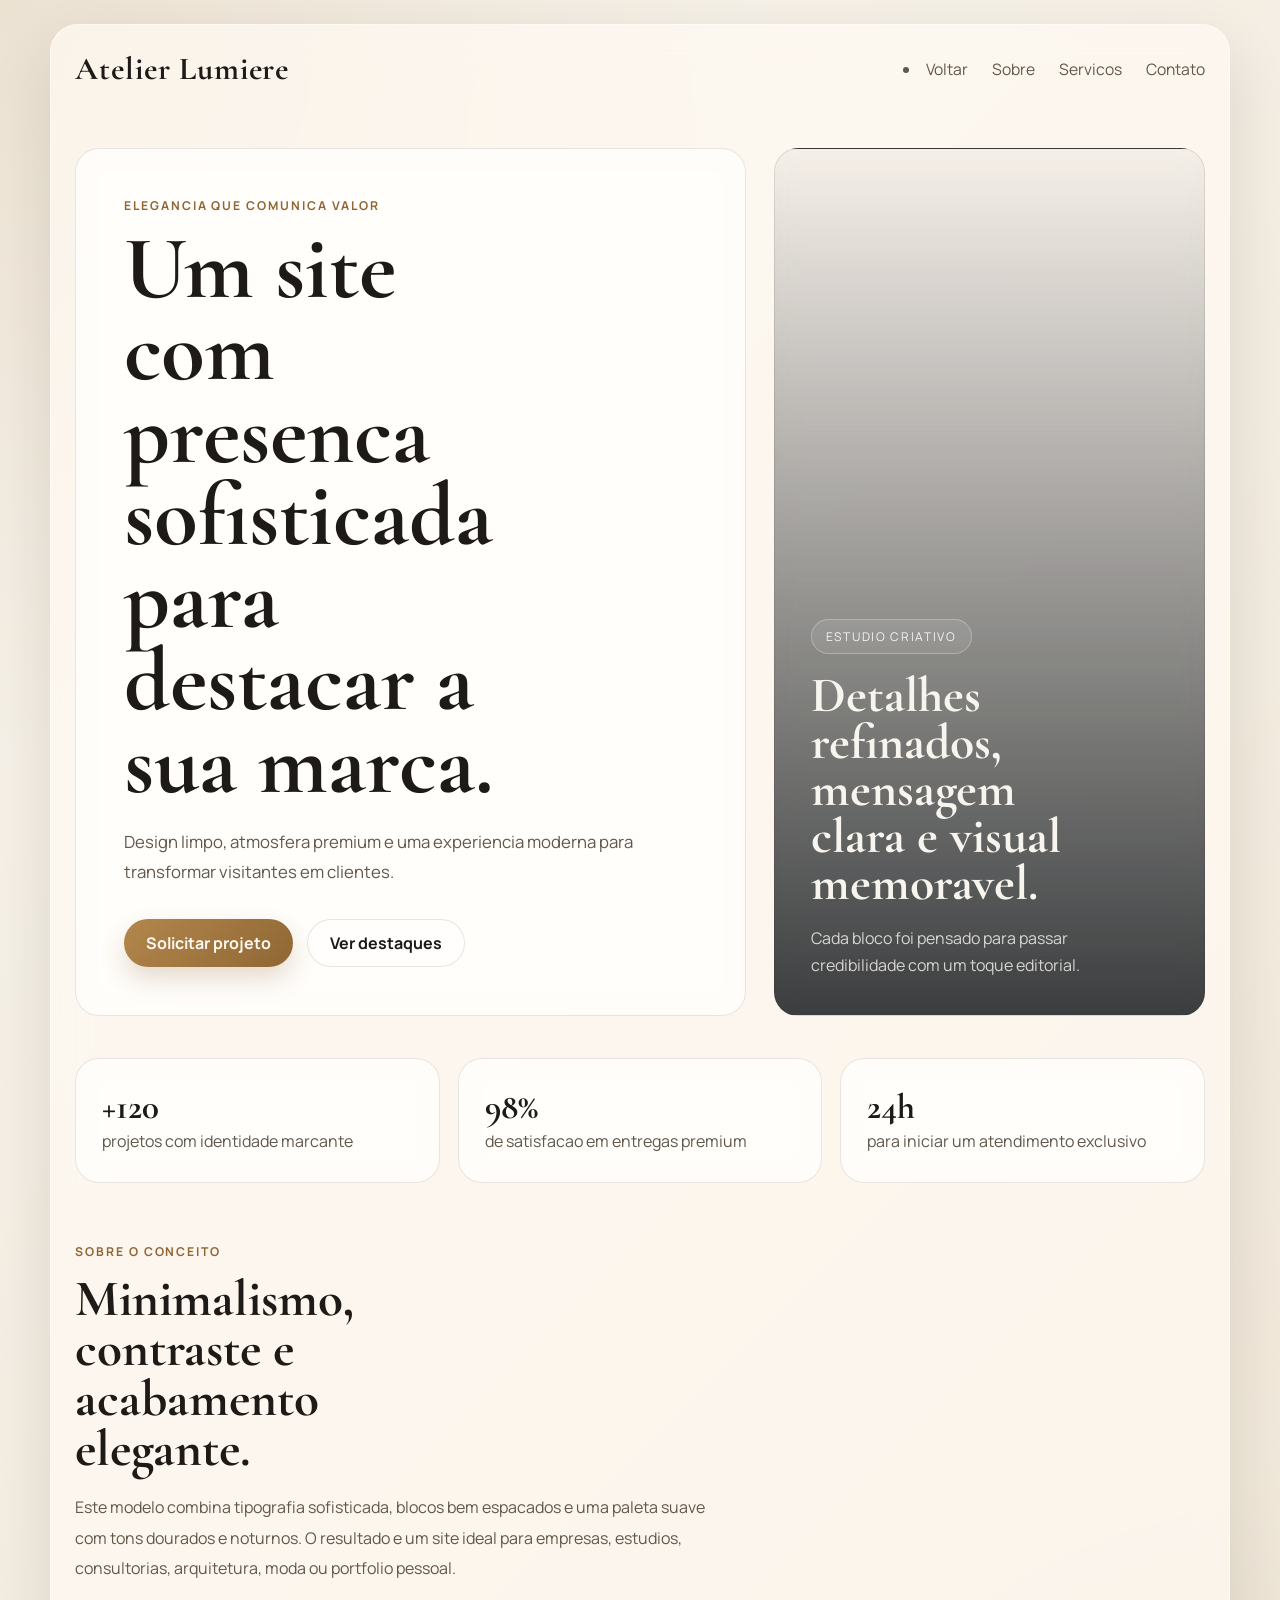
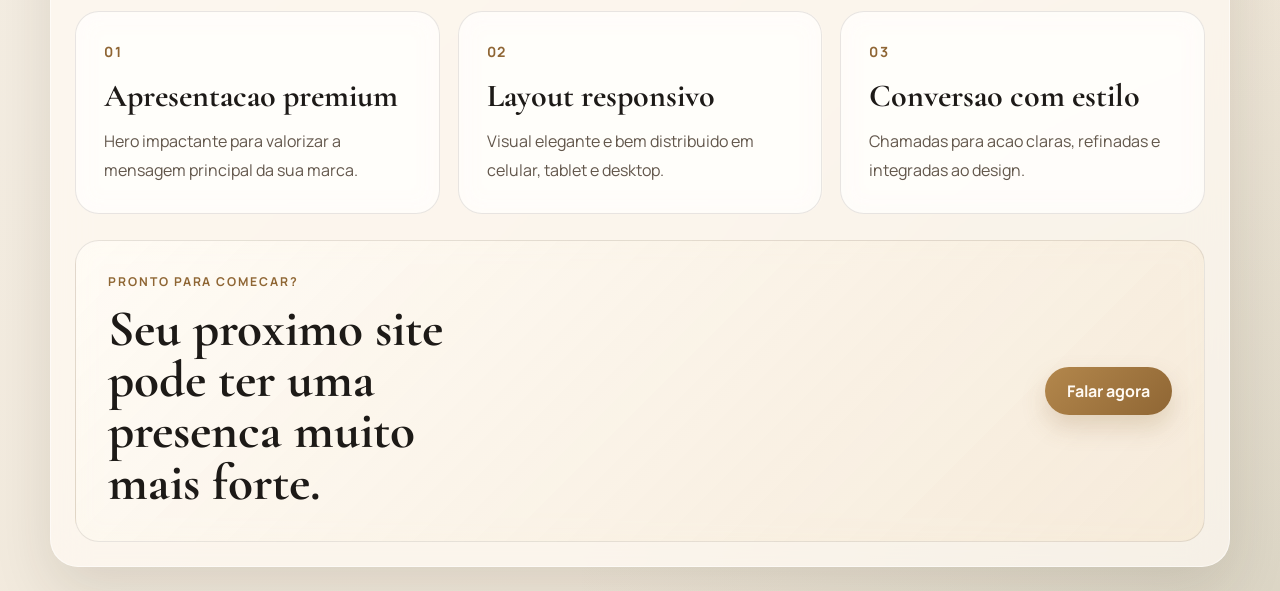
<file: vs.code/sitea-basic/index.html>
<!DOCTYPE html>
<html lang="pt-BR">
<head>
    <meta charset="UTF-8">
    <meta name="viewport" content="width=device-width, initial-scale=1.0">
    <title>Atelier Lumiere</title>
    <meta name="description" content="Um site elegante com visual sofisticado para apresentar servicos, marca ou portfolio.">
    <link rel="preconnect" href="https://fonts.googleapis.com">
    <link rel="preconnect" href="https://fonts.gstatic.com" crossorigin>
    <link href="https://fonts.googleapis.com/css2?family=Cormorant+Garamond:wght@500;600;700&family=Manrope:wght@400;500;600;700&display=swap" rel="stylesheet">
    <link rel="stylesheet" href="style.css">
</head>
<body>
    <div class="page-shell">
        <header class="topbar">
            <div class="brand">Atelier Lumiere</div>
            <nav class="menu">
                <li><a href="/vs.code/SITE.SITES/SITE.SITES/index.html">Voltar</a></li>
                <a href="#sobre">Sobre</a>
                <a href="#servicos">Servicos</a>
                <a href="#contato">Contato</a>
            </nav>
        </header>

        <main>
            <section class="hero">
                <div class="hero-copy">
                    <p class="eyebrow">Elegancia que comunica valor</p>
                    <h1>Um site com presenca sofisticada para destacar a sua marca.</h1>
                    <p class="lead">
                        Design limpo, atmosfera premium e uma experiencia moderna para transformar
                        visitantes em clientes.
                    </p>
                    <div class="hero-actions">
                        <a class="button button-primary" href="#contato">Solicitar projeto</a>
                        <a class="button button-secondary" href="#servicos">Ver destaques</a>
                    </div>
                </div>

                <div class="hero-card">
                    <span class="card-label">Estudio Criativo</span>
                    <h2>Detalhes refinados, mensagem clara e visual memoravel.</h2>
                    <p>
                        Cada bloco foi pensado para passar credibilidade com um toque editorial.
                    </p>
                </div>
            </section>

            <section class="stats">
                <article>
                    <strong>+120</strong>
                    <span>projetos com identidade marcante</span>
                </article>
                <article>
                    <strong>98%</strong>
                    <span>de satisfacao em entregas premium</span>
                </article>
                <article>
                    <strong>24h</strong>
                    <span>para iniciar um atendimento exclusivo</span>
                </article>
            </section>

            <section class="about" id="sobre">
                <div class="section-heading">
                    <p class="eyebrow">Sobre o conceito</p>
                    <h2>Minimalismo, contraste e acabamento elegante.</h2>
                </div>
                <p>
                    Este modelo combina tipografia sofisticada, blocos bem espacados e uma paleta
                    suave com tons dourados e noturnos. O resultado e um site ideal para empresas,
                    estudios, consultorias, arquitetura, moda ou portfolio pessoal.
                </p>
            </section>

            <section class="services" id="servicos">
                <article class="service-card">
                    <span>01</span>
                    <h3>Apresentacao premium</h3>
                    <p>Hero impactante para valorizar a mensagem principal da sua marca.</p>
                </article>
                <article class="service-card">
                    <span>02</span>
                    <h3>Layout responsivo</h3>
                    <p>Visual elegante e bem distribuido em celular, tablet e desktop.</p>
                </article>
                <article class="service-card">
                    <span>03</span>
                    <h3>Conversao com estilo</h3>
                    <p>Chamadas para acao claras, refinadas e integradas ao design.</p>
                </article>
            </section>

            <section class="contact-banner" id="contato">
                <div>
                    <p class="eyebrow">Pronto para comecar?</p>
                    <h2>Seu proximo site pode ter uma presenca muito mais forte.</h2>
                </div>
                <a class="button button-primary" href="mailto:contato@atelierlumiere.com">Falar agora</a>
            </section>
        </main>
    </div>
</body>
</html>
</file>
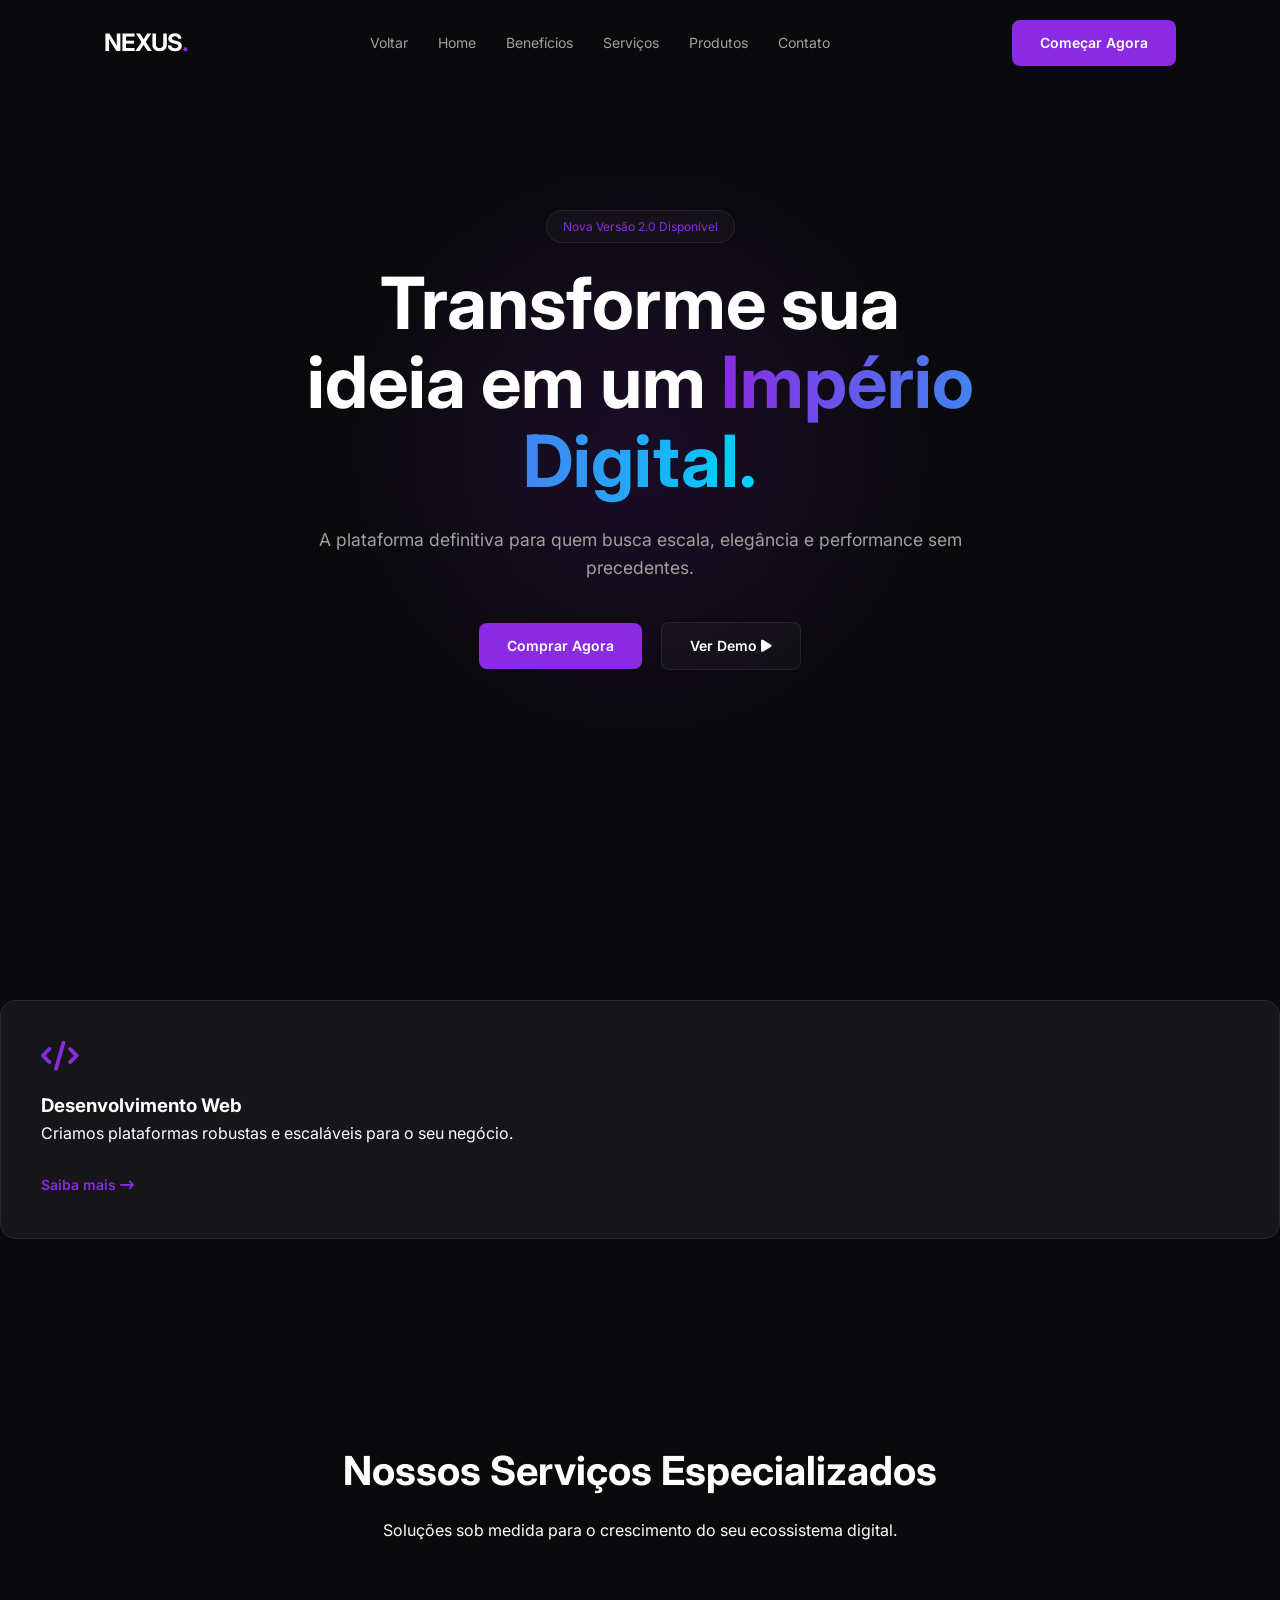
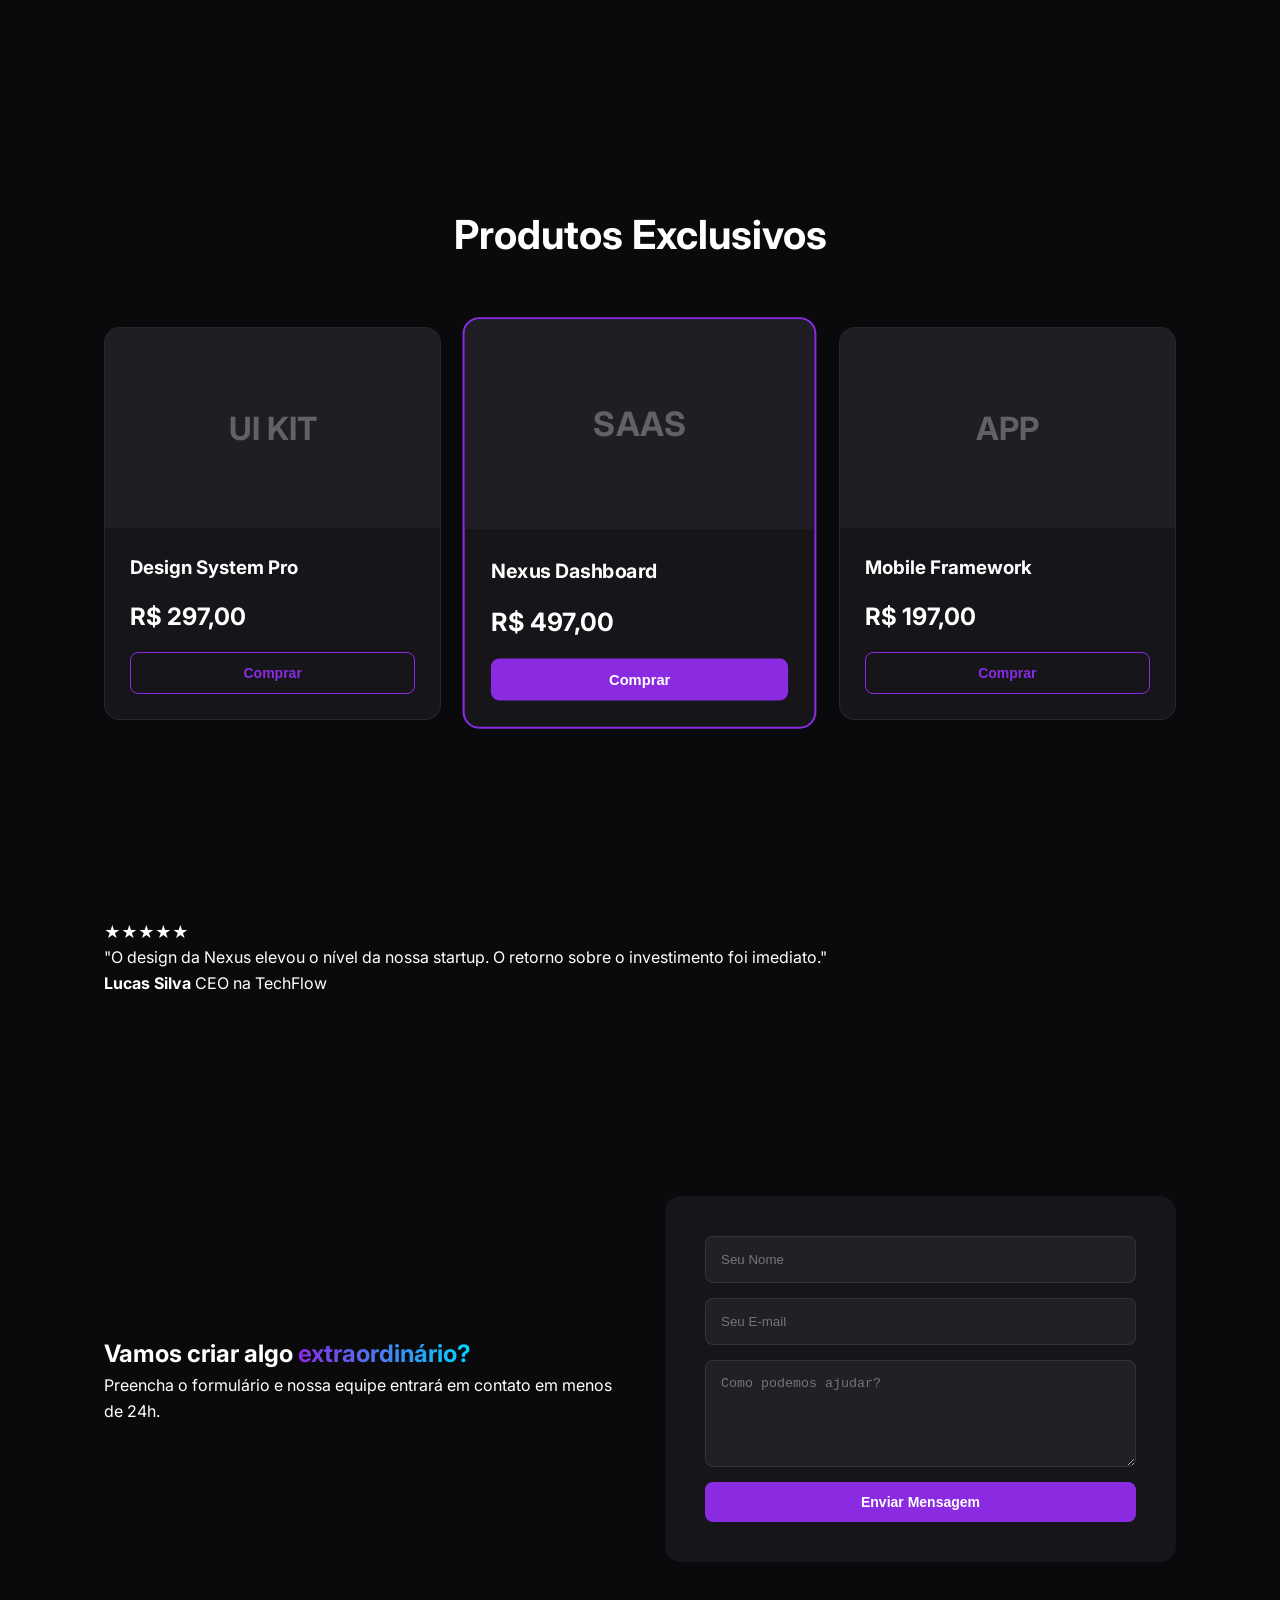
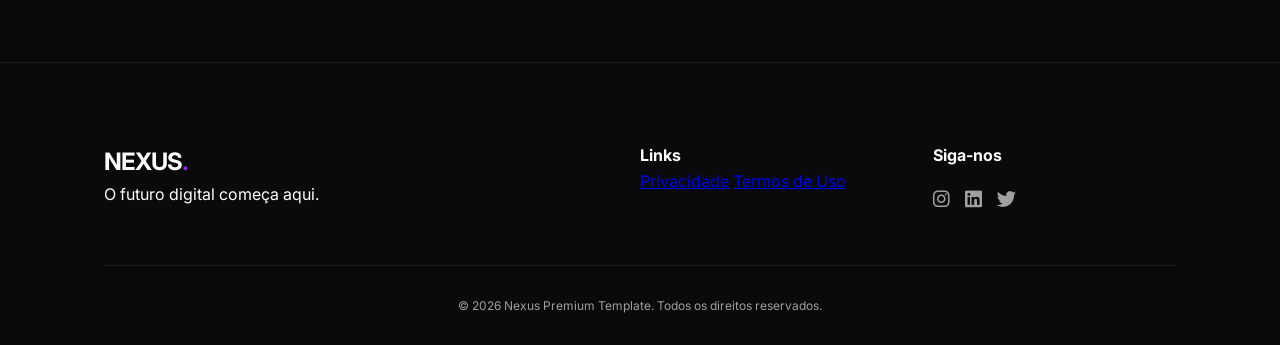
<file: vs.code/SITEVENDA/pages/index.html>
<!DOCTYPE html>
<html lang="pt-br">
<head>
    <meta charset="UTF-8">
    <meta name="viewport" content="width=device-width, initial-scale=1.0">
    <title>Nexus | Soluções Digitais Premium</title>
    <meta name="description" content="Template premium para startups e produtos digitais de alto valor.">
    <link href="https://fonts.googleapis.com/css2?family=Inter:wght@300;400;600;700&display=swap" rel="stylesheet">
    <link rel="stylesheet" href="https://cdnjs.cloudflare.com/ajax/libs/font-awesome/6.4.0/css/all.min.css">
    <link rel="stylesheet" href="style.css">
</head>
<body>

    <header id="header">
        <nav class="container">
            <div class="logo">NEXUS<span>.</span></div>
            
            <ul class="nav-links">
                 <li><a href="/vs.code/SITE.SITES/SITE.SITES/index.html">Voltar</a></li>
                <li><a href="#home">Home</a></li>
                <li><a href="#beneficios">Benefícios</a></li>
                <li><a href="#servicos">Serviços</a></li>
                <li><a href="#produtos">Produtos</a></li>
                <li><a href="#contato">Contato</a></li>
            </ul>

           <div class="nav-cta">
    <a href="começar.html" class="btn btn-primary">Começar Agora</a>
        </div>
            <button class="mobile-menu-icon">
                <div class="bar"></div>
                <div class="bar"></div>
                <div class="bar"></div>
            </button>
        </nav>
    </header>

    <main>
        <section id="home" class="hero">
            <div class="container hero-content">
                <span class="badge fade-in">Nova Versão 2.0 Disponível</span>
                <h1 class="fade-in">Transforme sua ideia em um <span class="text-gradient">Império Digital.</span></h1>
                <p class="fade-in">A plataforma definitiva para quem busca escala, elegância e performance sem precedentes.</p>
                <div class="hero-btns fade-in">
                    <a href="#produtos" class="btn btn-primary">Comprar Agora</a>
                    <a href="checkout.html" class="btn btn-secondary">Ver Demo <i class="fa-solid fa-play"></i></a>
                </div>
            </div>
            <div class="hero-bg-effect"></div>
        </section>

        <section id="beneficios" class="reveal">
            <div class="card card-benefit">
    <i class="fa-solid fa-code icon-gradient"></i>
    <h3>Desenvolvimento Web</h3>
    <p>Criamos plataformas robustas e escaláveis para o seu negócio.</p>
    <br>
    <a href="servico-detalhes.html?servico=Desenvolvimento%20Web" class="btn-link" style="color: var(--primary); text-decoration: none; font-weight: 600; font-size: 14px;">
        Saiba mais <i class="fa-solid fa-arrow-right-long"></i>
    </a>
</div>
        </section>
        <section id="servicos" class="reveal">
    <div class="container">
        <div class="section-title">
            <h2>Nossos Serviços Especializados</h2>
            <p>Soluções sob medida para o crescimento do seu ecossistema digital.</p>
        </div>
        </div>
</section>
        <section id="produtos" class="reveal">
            <div class="container">
                <div class="section-title">
                    <h2>Produtos Exclusivos</h2>
                </div>
                <div class="grid-3">
                    <div class="product-card">
                        <div class="product-img">
                            <div class="img-placeholder">UI KIT</div>
                        </div>
                        <div class="product-info">
                            <h3>Design System Pro</h3>
                            <span class="price">R$ 297,00</span>
                            <button onclick="comprar('Design System Pro', '297,00')" class="btn btn-outline full-width">Comprar</button>
                        </div>
                    </div>
                    <div class="product-card featured">
                        <div class="product-img">
                            <div class="img-placeholder">SAAS</div>
                        </div>
                        <div class="product-info">
                            <h3>Nexus Dashboard</h3>
                            <span class="price">R$ 497,00</span>
                            <button onclick="comprar('Nexus Dashboard', '497,00')" class="btn btn-primary full-width">Comprar</button>
                        </div>
                    </div>
                    <div class="product-card">
                        <div class="product-img">
                            <div class="img-placeholder">APP</div>
                        </div>
                        <div class="product-info">
                            <h3>Mobile Framework</h3>
                            <span class="price">R$ 197,00</span>
                            <button onclick="comprar('Mobile Framework', '197,00')" class="btn btn-outline full-width">Comprar</button>
                        </div>
                    </div>
                </div>
            </div>
        </section>

        <section class="reveal bg-soft">
            <div class="container">
                <div class="testimonial-grid">
                    <div class="testimonial-content">
                        <div class="stars">★★★★★</div>
                        <p>"O design da Nexus elevou o nível da nossa startup. O retorno sobre o investimento foi imediato."</p>
                        <div class="user">
                            <strong>Lucas Silva</strong>
                            <span>CEO na TechFlow</span>
                        </div>
                    </div>
                </div>
            </div>
        </section>

        <section id="contato" class="reveal">
            <div class="container contact-wrapper">
                <div class="contact-info">
                    <h2>Vamos criar algo <span class="text-gradient">extraordinário?</span></h2>
                    <p>Preencha o formulário e nossa equipe entrará em contato em menos de 24h.</p>
                </div>
                <form class="contact-form">
                    <input type="text" placeholder="Seu Nome" required>
                    <input type="email" placeholder="Seu E-mail" required>
                    <textarea placeholder="Como podemos ajudar?" rows="5" required></textarea>
                    <button type="submit" class="btn btn-primary">Enviar Mensagem</button>
                </form>
            </div>
        </section>
    </main>

    <footer>
        <div class="container">
            <div class="footer-grid">
                <div class="footer-brand">
                    <div class="logo">NEXUS<span>.</span></div>
                    <p>O futuro digital começa aqui.</p>
                </div>
                <div class="footer-links">
                    <h4>Links</h4>
                    <a href="checkout.html">Privacidade</a>
                    <a href="checkout.html">Termos de Uso</a>
                </div>
                <div class="footer-social">
                    <h4>Siga-nos</h4>
                    <div class="social-icons">
                        <a href="links.html"><i class="fa-brands fa-instagram"></i></a>
                        <a href="links.html"><i class="fa-brands fa-linkedin"></i></a>
                        <a href="links.html"><i class="fa-brands fa-twitter"></i></a>
                    </div>
                </div>
            </div>
            <div class="footer-bottom">
                <p>&copy; 2026 Nexus Premium Template. Todos os direitos reservados.</p>
            </div>
        </div>
    </footer>

    <script src="script.js"></script>
</body>
</html>
</file>
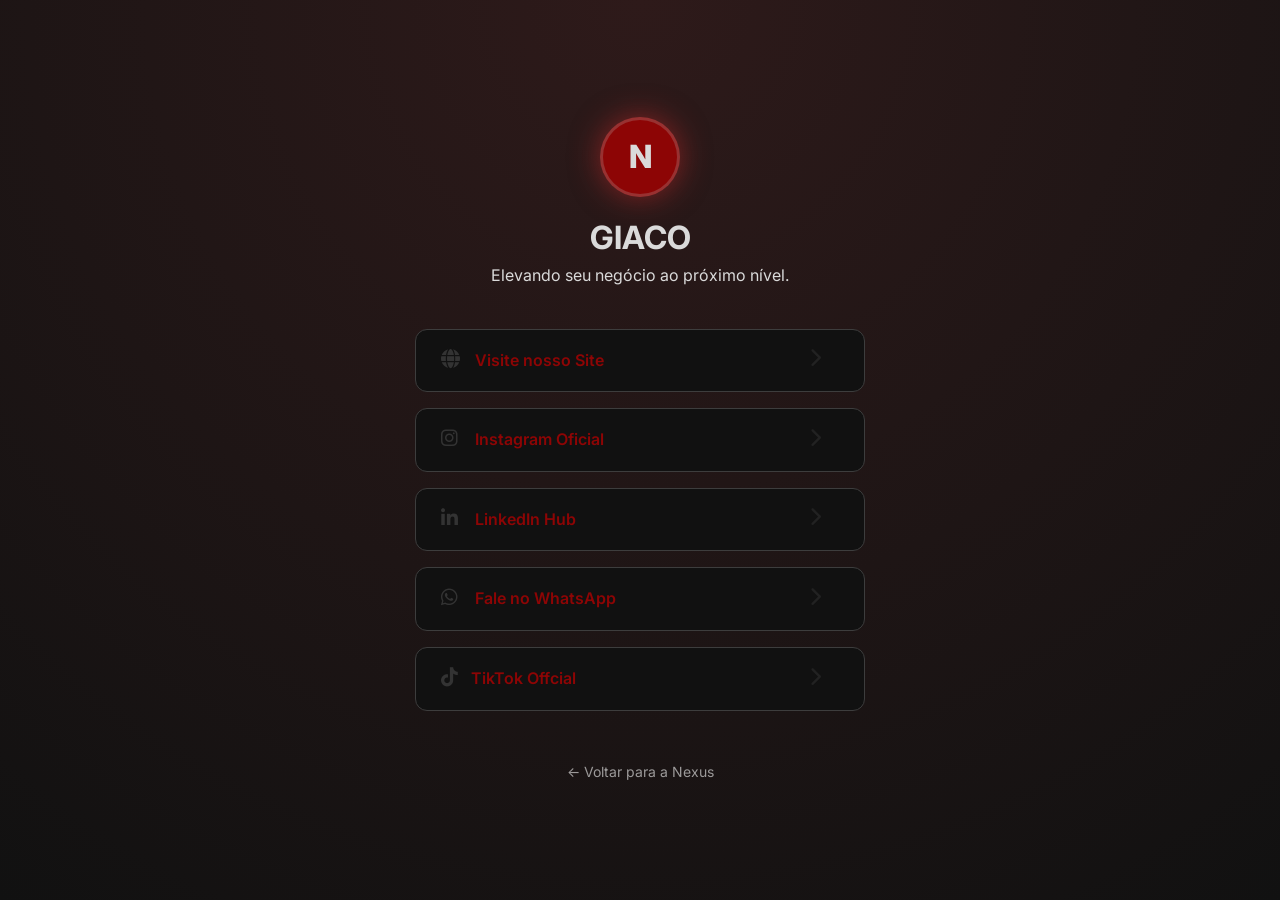
<file: vs.code/SITE.SITES/SITE.SITES/links.html>
<!DOCTYPE html>
<html lang="pt-br">
<head>
    <meta charset="UTF-8">
    <meta name="viewport" content="width=device-width, initial-scale=1.0">
    <title>Siga a Nexus | Links Oficiais</title>
    <link href="https://fonts.googleapis.com/css2?family=Inter:wght@300;400;600;700&display=swap" rel="stylesheet">
    <link rel="stylesheet" href="https://cdnjs.cloudflare.com/ajax/libs/font-awesome/6.4.0/css/all.min.css">
    <link rel="stylesheet" href="style.css">
    <style>
        .links-page {
            min-height: 100vh;
            display: flex;
            flex-direction: column;
            align-items: center;
            justify-content: center;
            padding: 40px 20px;
            background: radial-gradient(circle at top, #2e1a1a 0%, var(--dark-bg) 100%);
        }

        .profile-header {
            text-align: center;
            margin-bottom: 40px;
        }

        .profile-logo {
            width: 80px;
            height: 80px;
            background: var(--link-color);
            border-radius: 50%;
            display: flex;
            align-items: center;
            justify-content: center;
            font-size: 2rem;
            font-weight: 800;
            margin: 0 auto 15px;
            box-shadow: 0 0 30px rgba(226, 43, 43, 0.5);
            border: 3px solid rgba(189, 189, 189, 0.24);
        }

        .links-container {
            width: 100%;
            max-width: 450px;
            display: flex;
            flex-direction: column;
            gap: 16px;
        }

        .social-link {
            display: flex;
            align-items: center;
            justify-content: space-between;
            background: var(--dark-bg);
            border: 1px solid var(--border);
            padding: 18px 25px;
            border-radius: 12px;
            color: var(--link-color);
            text-decoration: none;
            font-weight: 600;
            transition: var(--transition);
        }

        .social-link i {
            font-size: 1.2rem;
            width: 30px;
            color: var(--primary);
        }

        .social-link:hover {
            transform: scale(1.03);
            border-color: var(--primary);
            background: rgba(102, 17, 17, 0.199);
            box-shadow: 0 10px 20px rgba(0,0,0,0.3);
        }

        .social-link .arrow {
            font-size: 0.8rem;
            opacity: 0.5;
        }

        .back-home {
            margin-top: 50px;
            font-size: 14px;
            color: var(--text-dim);
            text-decoration: none;
        }

        .back-home:hover { color: var(--text-main); }
    </style>
</head>
<body>
    <div class="links-page">
        <div class="profile-header reveal active">
            <div class="profile-logo">N</div>
            <h1>GIACO</h1>
            <p>Elevando seu negócio ao próximo nível.</p>
        </div>

        <div class="links-container">
            <a href="index.html" class="social-link reveal active">
                <span><i class="fa-solid fa-globe"></i> Visite nosso Site</span>
                <span class="arrow"><i class="fa-solid fa-chevron-right"></i></span>
            </a>

            <a href="https://www.instagram.com/gui.giacobelli/" target="_blank" class="social-link reveal active">
                <span><i class="fa-brands fa-instagram"></i> Instagram Oficial</span>
                <span class="arrow"><i class="fa-solid fa-chevron-right"></i></span>
            </a>

            <a href="https://linkedin.com" target="_blank" class="social-link reveal active">
                <span><i class="fa-brands fa-linkedin-in"></i> LinkedIn Hub</span>
                <span class="arrow"><i class="fa-solid fa-chevron-right"></i></span>
            </a>

            <a href="https://wa.me/11910096197" target="_blank" class="social-link reveal active">
                <span><i class="fa-brands fa-whatsapp"></i> Fale no WhatsApp</span>
                <span class="arrow"><i class="fa-solid fa-chevron-right"></i></span>
            </a>
             <a href="https://www.tiktok.com/@giacojjcqu4" target="_blank" class="social-link reveal active">
                <span><i class="fa-brands fa-tiktok"></i>TikTok Offcial</span>
                <span class="arrow"><i class="fa-solid fa-chevron-right"></i></span>
            </a>

        </div>

        <a href="index.html" class="back-home">← Voltar para a Nexus</a>
    </div>

</body>
</html>
</file>
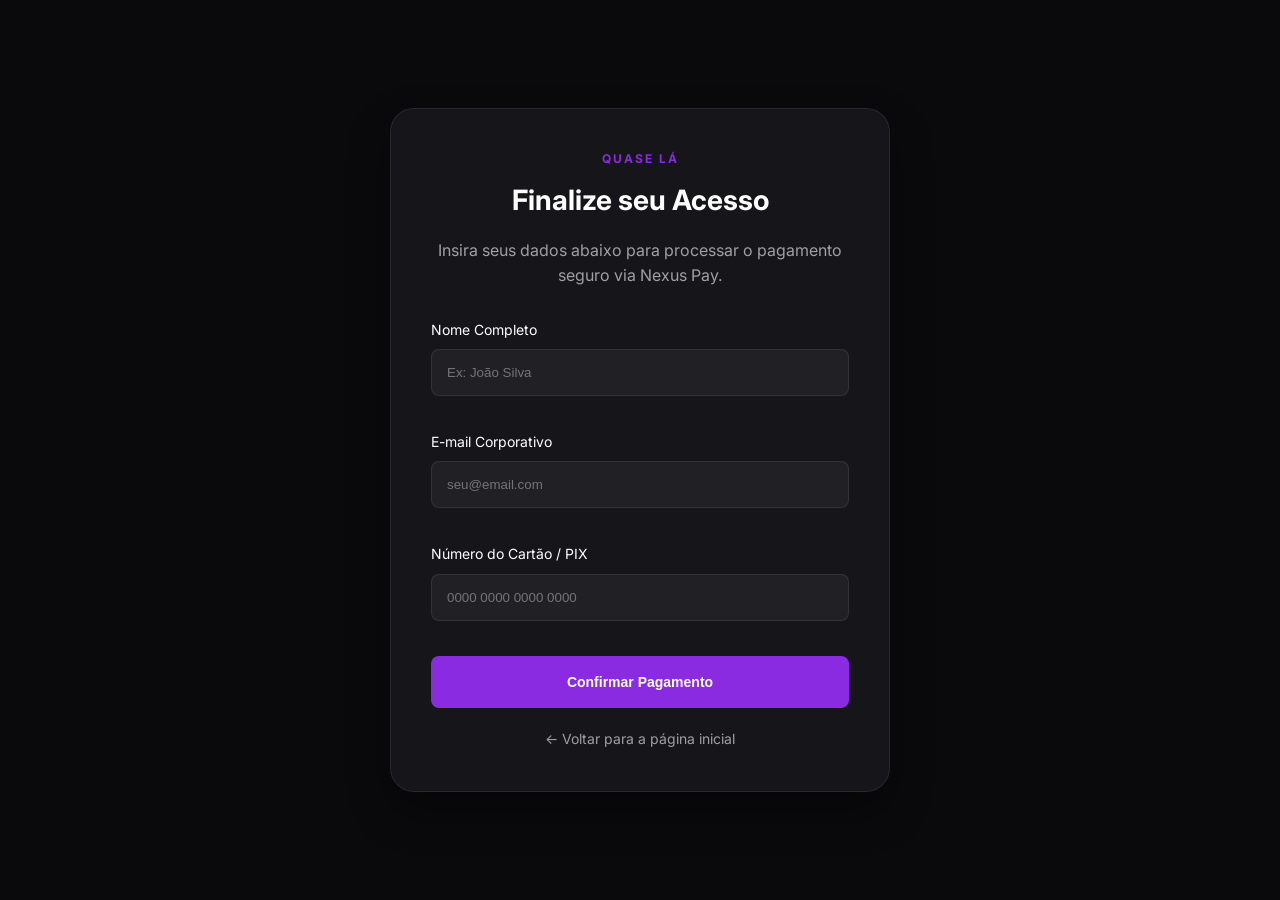
<file: vs.code/SITEVENDA/pages/checkout.html>
<!DOCTYPE html>
<html lang="pt-br">
<head>
    <meta charset="UTF-8">
    <meta name="viewport" content="width=device-width, initial-scale=1.0">
    <title>Finalizar Pedido | Nexus Premium</title>
    <link href="https://fonts.googleapis.com/css2?family=Inter:wght@300;400;600;700&display=swap" rel="stylesheet">
    <link rel="stylesheet" href="style.css">
    <style>
        .checkout-container {
            min-height: 100vh;
            display: flex;
            align-items: center;
            justify-content: center;
            padding: 40px 20px;
        }
        .checkout-card {
            background: var(--card-bg);
            border: 1px solid var(--border);
            padding: 40px;
            border-radius: 24px;
            max-width: 500px;
            width: 100%;
            text-align: center;
            box-shadow: 0 20px 40px rgba(0,0,0,0.4);
        }
        .step-indicator {
            color: var(--primary);
            font-size: 12px;
            font-weight: 700;
            text-transform: uppercase;
            letter-spacing: 2px;
            margin-bottom: 10px;
            display: block;
        }
        .checkout-card h1 { margin-bottom: 15px; font-size: 28px; }
        .checkout-card p { color: var(--text-dim); margin-bottom: 30px; }
        
        .input-group { text-align: left; margin-bottom: 20px; }
        .input-group label { display: block; margin-bottom: 8px; font-size: 14px; color: var(--text-main); }
        
        .back-link {
            display: inline-block;
            margin-top: 20px;
            color: var(--text-dim);
            text-decoration: none;
            font-size: 14px;
            transition: var(--transition);
        }
        .back-link:hover { color: var(--primary); }
    </style>
</head>
<body>
    <div class="checkout-container">
        <div class="checkout-card reveal active">
            <span class="step-indicator">Quase lá</span>
            <h1>Finalize seu Acesso</h1>
            <p>Insira seus dados abaixo para processar o pagamento seguro via Nexus Pay.</p>

            <form action="#" class="contact-form" style="padding: 0; background: transparent;">
                <div class="input-group">
                    <label>Nome Completo</label>
                    <input type="text" placeholder="Ex: João Silva" required style="width: 100%;">
                </div>
                <div class="input-group">
                    <label>E-mail Corporativo</label>
                    <input type="email" placeholder="seu@email.com" required style="width: 100%;">
                </div>
                <div class="input-group">
                    <label>Número do Cartão / PIX</label>
                    <input type="text" placeholder="0000 0000 0000 0000" style="width: 100%;">
                </div>
                
                <button type="submit" class="btn btn-primary full-width" style="padding: 18px;">
                    Confirmar Pagamento
                </button>
            </form>

            <a href="index.html" class="back-link">← Voltar para a página inicial</a>
        </div>
    </div>

</body>
</html>
</file>
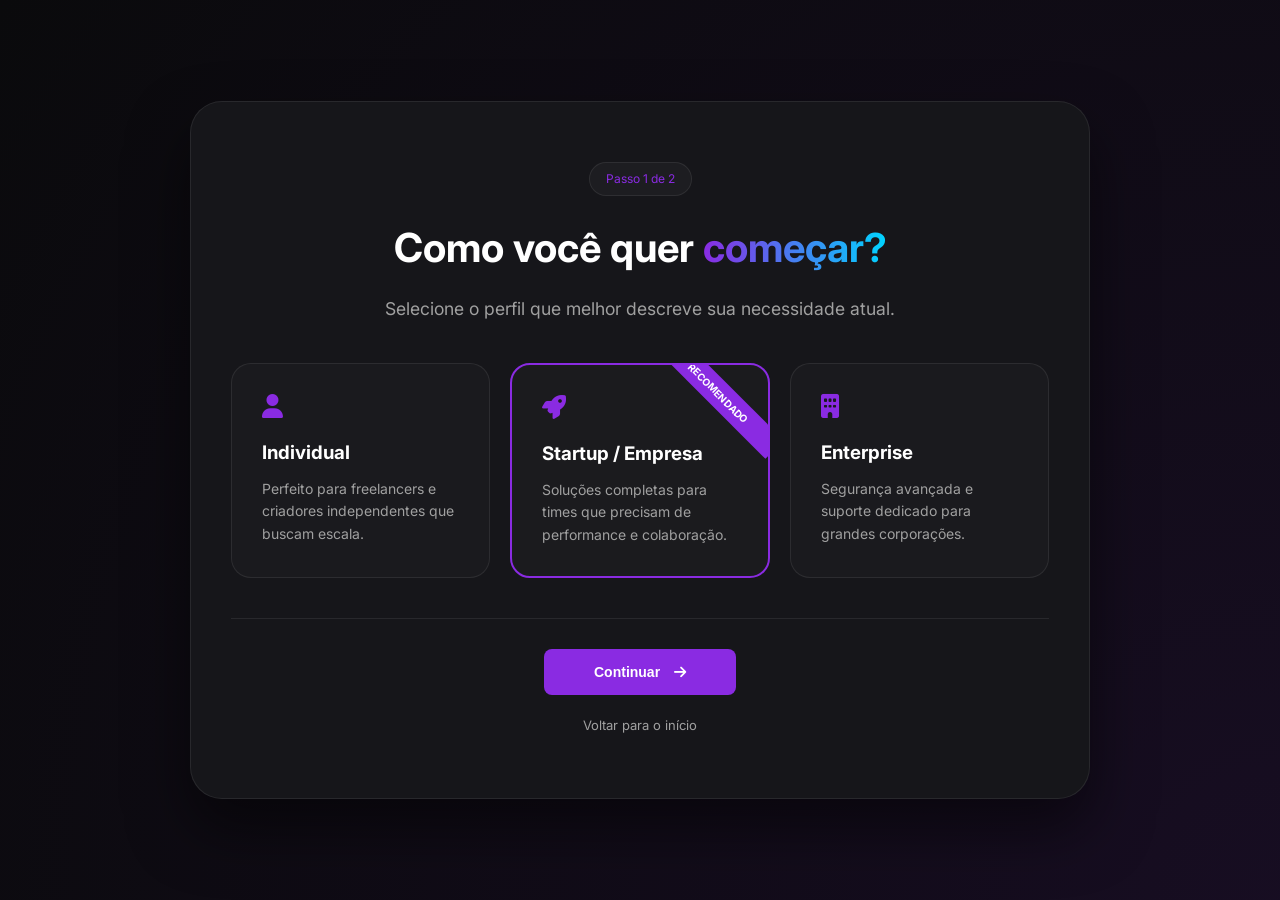
<file: vs.code/SITEVENDA/pages/começar.html>
<!DOCTYPE html>
<html lang="pt-br">
<head>
    <meta charset="UTF-8">
    <meta name="viewport" content="width=device-width, initial-scale=1.0">
    <title>Começar Agora | Nexus Experience</title>
    <link href="https://fonts.googleapis.com/css2?family=Inter:wght@300;400;600;700&display=swap" rel="stylesheet">
    <link rel="stylesheet" href="https://cdnjs.cloudflare.com/ajax/libs/font-awesome/6.4.0/css/all.min.css">
    <link rel="stylesheet" href="style.css">
    <style>
        .onboarding-page {
            min-height: 100vh;
            display: flex;
            align-items: center;
            justify-content: center;
            background: radial-gradient(circle at bottom right, rgba(138, 43, 226, 0.1), var(--dark-bg));
            padding: 40px 20px;
        }

        .onboarding-card {
            background: var(--card-bg);
            border: 1px solid var(--border);
            border-radius: 32px;
            padding: 60px 40px;
            max-width: 900px;
            width: 100%;
            text-align: center;
            box-shadow: 0 30px 60px rgba(0,0,0,0.5);
        }

        .onboarding-header h1 {
            font-size: clamp(1.8rem, 4vw, 2.5rem);
            margin-bottom: 15px;
        }

        .onboarding-header p {
            color: var(--text-dim);
            margin-bottom: 40px;
            font-size: 1.1rem;
        }

        .options-grid {
            display: grid;
            grid-template-columns: repeat(auto-fit, minmax(250px, 1fr));
            gap: 20px;
            margin-bottom: 40px;
        }

        .option-item {
            background: rgba(255, 255, 255, 0.02);
            border: 1px solid var(--border);
            padding: 30px;
            border-radius: 20px;
            cursor: pointer;
            transition: var(--transition);
            text-align: left;
            position: relative;
            overflow: hidden;
        }

        .option-item:hover {
            border-color: var(--primary);
            background: rgba(138, 43, 226, 0.05);
            transform: translateY(-5px);
        }

        .option-item i {
            font-size: 24px;
            color: var(--primary);
            margin-bottom: 20px;
            display: block;
        }
        .option-item h3 { margin-bottom: 10px; }
        .option-item p { font-size: 14px; color: var(--text-dim); }

        .option-item.popular {
            border: 2px solid var(--primary);
        }

        .popular-badge {
            position: absolute;
            top: 15px;
            right: -30px;
            background: var(--primary);
            color: white;
            font-size: 10px;
            font-weight: 700;
            padding: 5px 40px;
            transform: rotate(45deg);
        }

        .action-area {
            border-top: 1px solid var(--border);
            padding-top: 30px;
        }

        @media (max-width: 600px) {
            .onboarding-card { padding: 40px 20px; }
        }
    </style>
</head>
<body>
    <div class="onboarding-page">
        <div class="onboarding-card reveal active">
            <div class="onboarding-header">
                <span class="badge">Passo 1 de 2</span>
                <h1>Como você quer <span class="text-gradient">começar?</span></h1>
                <p>Selecione o perfil que melhor descreve sua necessidade atual.</p>
            </div>

            <div class="options-grid">
                <div class="option-item" onclick="selecionar('Individual')">
                    <i class="fa-solid fa-user"></i>
                    <h3>Individual</h3>
                    <p>Perfeito para freelancers e criadores independentes que buscam escala.</p>
                </div>

                <div class="option-item popular" onclick="selecionar('Startup')">
                    <div class="popular-badge">RECOMENDADO</div>
                    <i class="fa-solid fa-rocket"></i>
                    <h3>Startup / Empresa</h3>
                    <p>Soluções completas para times que precisam de performance e colaboração.</p>
                </div>

                <div class="option-item" onclick="selecionar('Enterprise')">
                    <i class="fa-solid fa-building"></i>
                    <h3>Enterprise</h3>
                    <p>Segurança avançada e suporte dedicado para grandes corporações.</p>
                </div>
            </div>

            <div class="action-area">
                <button onclick="proximo()" class="btn btn-primary" style="padding: 15px 50px;">
                    Continuar <i class="fa-solid fa-arrow-right" style="margin-left: 10px;"></i>
                </button>
                <br>
                <a href="index.html" class="back-link" style="display: inline-block; margin-top: 20px; color: var(--text-dim); text-decoration: none; font-size: 13px;">
                    Voltar para o início
                </a>
            </div>
        </div>
    </div>
    <script>
        let selecao = "";

        function selecionar(tipo) {
            selecao = tipo;
            // Remove destaque de todos e adiciona no clicado
            document.querySelectorAll('.option-item').forEach(item => {
                item.style.borderColor = 'rgba(255, 255, 255, 0.08)';
                item.style.background = 'rgba(255, 255, 255, 0.02)';
            });
            event.currentTarget.style.borderColor = '#8a2be2';
            event.currentTarget.style.background = 'rgba(138, 43, 226, 0.05)';
        }

        function proximo() {
            if (!selecao) {
                alert("Por favor, selecione uma opção para continuar.");
                return;
            }
            // Redireciona para o checkout levando a informação do plano
            window.location.href = `checkout.html?plano=${selecao}`;
        }
    </script>
</body>
</html>
</file>
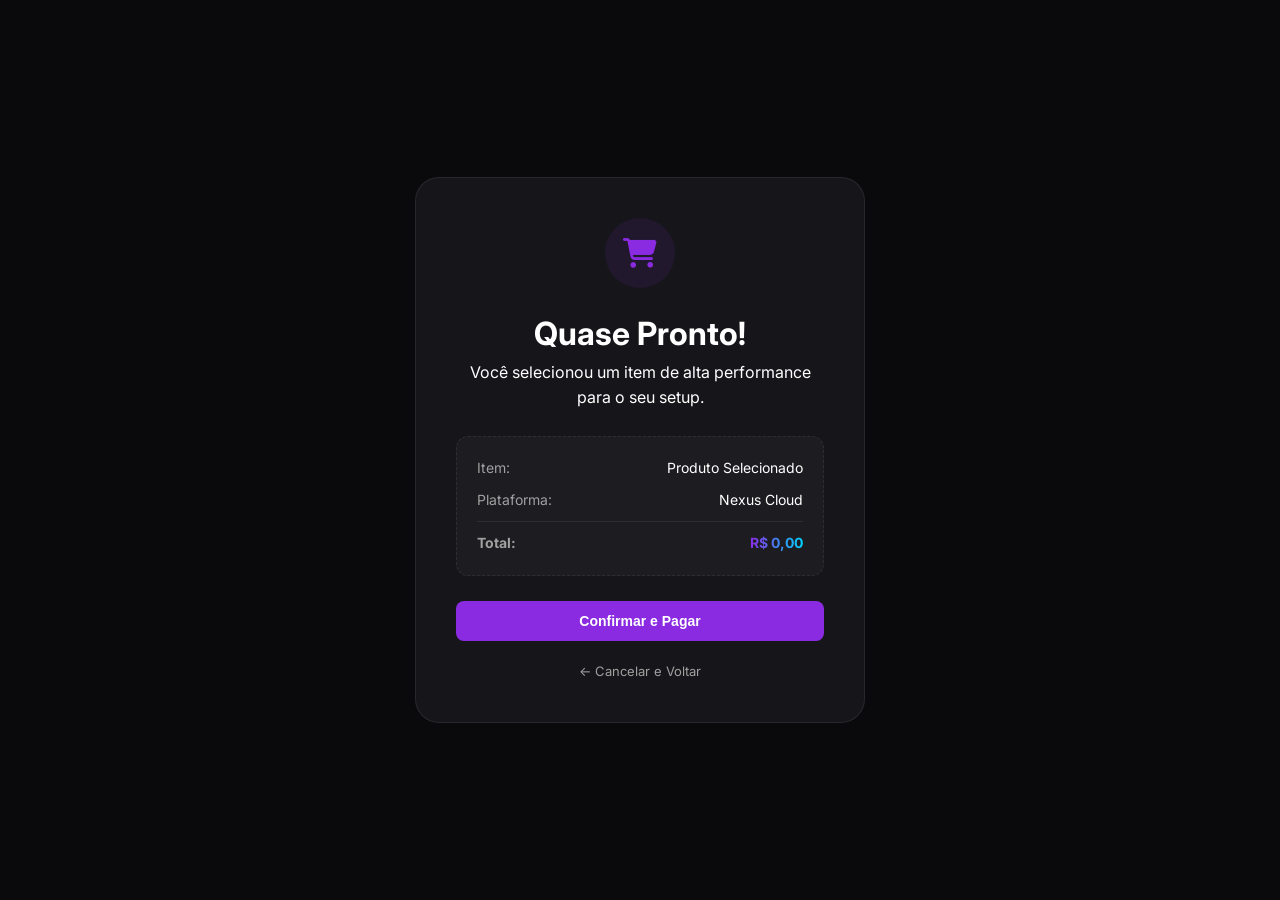
<file: vs.code/SITEVENDA/pages/confirmacao.html>
<!DOCTYPE html>
<html lang="pt-br">
<head>
    <meta charset="UTF-8">
    <meta name="viewport" content="width=device-width, initial-scale=1.0">
    <title>Confirmar Pedido | Nexus</title>
    <link href="https://fonts.googleapis.com/css2?family=Inter:wght@300;400;600;700&display=swap" rel="stylesheet">
    <link rel="stylesheet" href="https://cdnjs.cloudflare.com/ajax/libs/font-awesome/6.4.0/css/all.min.css">
    <link rel="stylesheet" href="style.css">
    <style>
        .confirm-wrapper {
            min-height: 100vh;
            display: flex;
            align-items: center;
            justify-content: center;
            background: var(--dark-bg);
            padding: 20px;
        }
        .confirm-card {
            background: var(--card-bg);
            border: 1px solid var(--border);
            border-radius: 24px;
            padding: 40px;
            max-width: 450px;
            width: 100%;
            text-align: center;
        }
        .status-icon {
            width: 70px;
            height: 70px;
            background: rgba(138, 43, 226, 0.1);
            color: var(--primary);
            border-radius: 50%;
            display: flex;
            align-items: center;
            justify-content: center;
            font-size: 30px;
            margin: 0 auto 20px;
        }
        .order-details {
            background: rgba(255,255,255,0.03);
            border-radius: 12px;
            padding: 20px;
            margin: 25px 0;
            text-align: left;
            border: 1px dashed var(--border);
        }
        .order-row {
            display: flex;
            justify-content: space-between;
            margin-bottom: 10px;
            font-size: 14px;
        }
        .order-row:last-child { margin-bottom: 0; padding-top: 10px; border-top: 1px solid var(--border); font-weight: 700; }
        .label { color: var(--text-dim); }
    </style>
</head>
<body>
    <div class="confirm-wrapper">
        <div class="confirm-card reveal active">
            <div class="status-icon">
                <i class="fa-solid fa-cart-shopping"></i>
            </div>
            <h1>Quase Pronto!</h1>
            <p>Você selecionou um item de alta performance para o seu setup.</p>

            <div class="order-details">
                <div class="order-row">
                    <span class="label">Item:</span>
                    <span id="prod-nome">Carregando...</span>
                </div>
                <div class="order-row">
                    <span class="label">Plataforma:</span>
                    <span>Nexus Cloud</span>
                </div>
                <div class="order-row">
                    <span class="label">Total:</span>
                    <span id="prod-preco" class="text-gradient">R$ 0,00</span>
                </div>
            </div>

            <button onclick="finalizar()" id="btn-finalizar" class="btn btn-primary full-width">
                Confirmar e Pagar
            </button>
            
            <a href="index.html" class="back-link" style="display: block; margin-top: 20px; color: var(--text-dim); text-decoration: none; font-size: 13px;">
                ← Cancelar e Voltar
            </a>
        </div>
    </div>

    <script>
        // Lógica para ler os dados da URL
        const params = new URLSearchParams(window.location.search);
        document.getElementById('prod-nome').innerText = params.get('produto') || 'Produto Selecionado';
        document.getElementById('prod-preco').innerText = 'R$ ' + (params.get('preco') || '0,00');

        function finalizar() {
            const btn = document.getElementById('btn-finalizar');
            btn.innerHTML = '<i class="fa-solid fa-spinner fa-spin"></i> Processando...';
            btn.style.opacity = '0.7';
            btn.disabled = true;

            setTimeout(() => {
                alert('Pedido confirmado! Em um cenário real, aqui abriria o Stripe, PayPal ou PIX.');
                window.location.href = 'index.html';
            }, 2500);
        }
    </script>
</body>
</html>
</file>
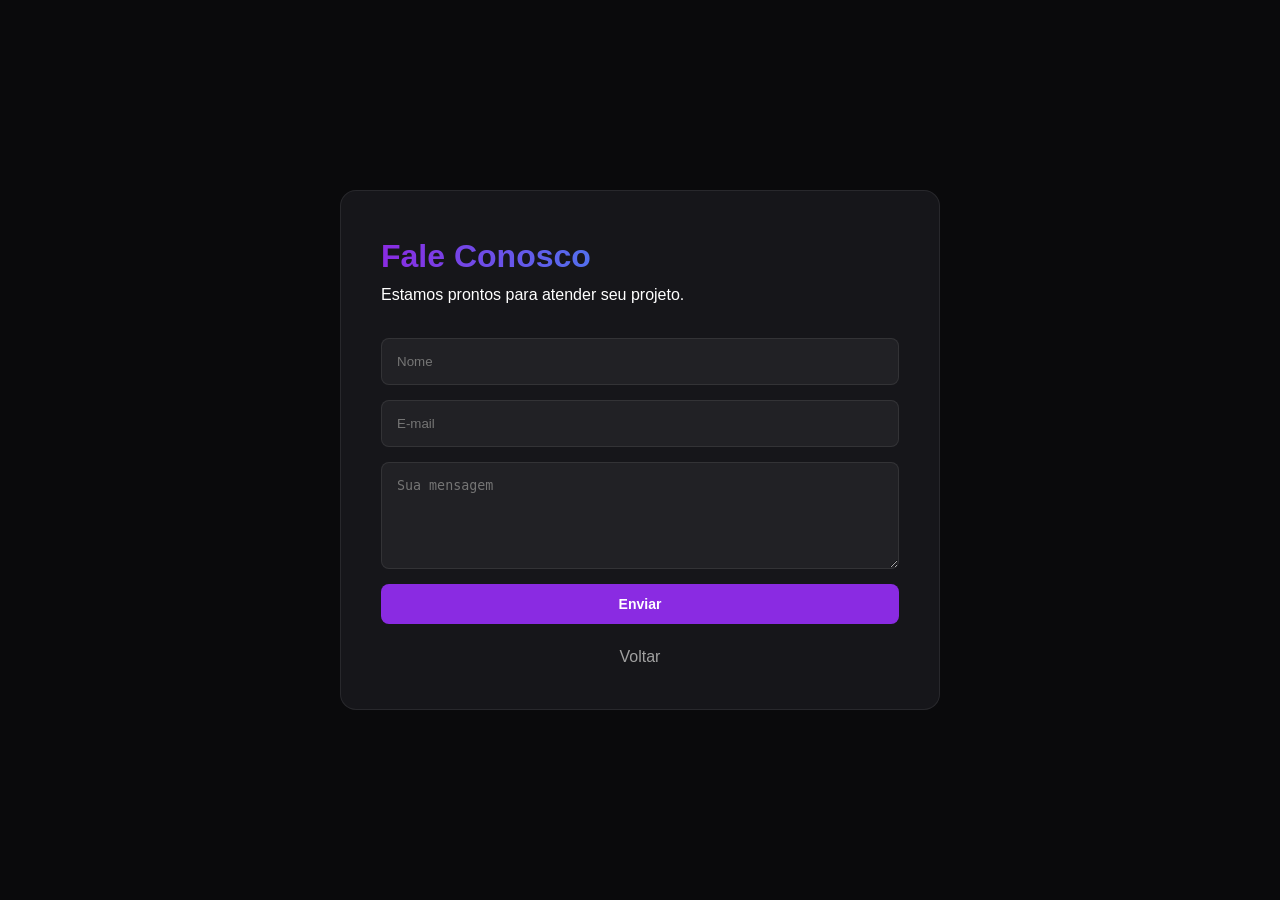
<file: vs.code/SITEVENDA/pages/contato.html>
<!DOCTYPE html>
<html lang="pt-br">
<head>
    <meta charset="UTF-8">
    <meta name="viewport" content="width=device-width, initial-scale=1.0">
    <title>Contato | Nexus</title>
    <link rel="stylesheet" href="style.css">
</head>
<body>
    <div style="min-height: 100vh; display: flex; align-items: center; justify-content: center; padding: 20px;">
        <div class="card" style="max-width: 600px; width: 100%;">
            <h1 class="text-gradient">Fale Conosco</h1>
            <p style="margin-bottom: 30px;">Estamos prontos para atender seu projeto.</p>
            <form class="contact-form" style="padding: 0;">
                <input type="text" placeholder="Nome" required>
                <input type="email" placeholder="E-mail" required>
                <textarea placeholder="Sua mensagem" rows="5"></textarea>
                <button type="submit" class="btn btn-primary">Enviar</button>
            </form>
            <a href="index.html" style="display: block; margin-top: 20px; text-align: center; color: var(--text-dim); text-decoration: none;">Voltar</a>
        </div>
    </div>
</body>
</html>
</file>
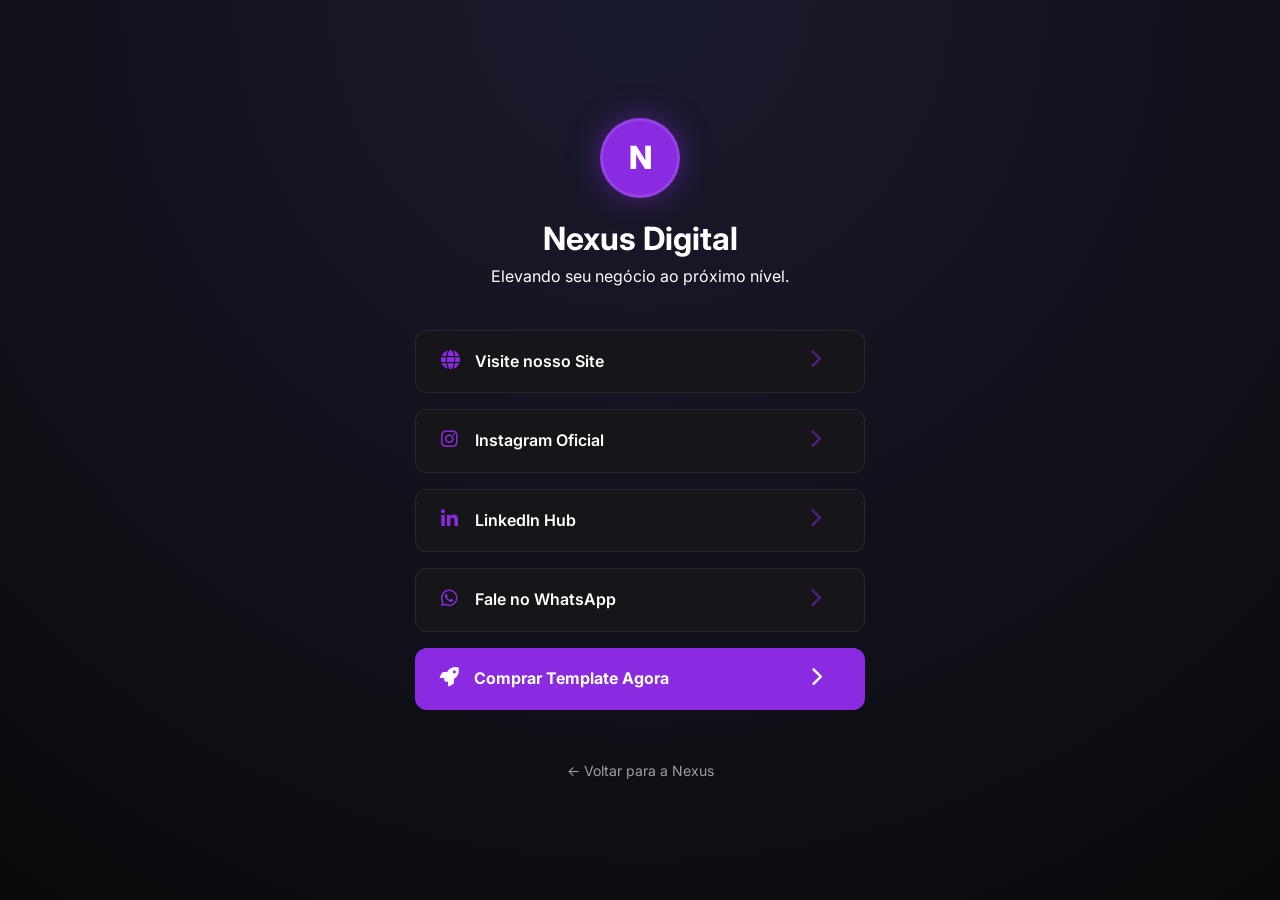
<file: vs.code/SITEVENDA/pages/links.html>
<!DOCTYPE html>
<html lang="pt-br">
<head>
    <meta charset="UTF-8">
    <meta name="viewport" content="width=device-width, initial-scale=1.0">
    <title>Siga a Nexus | Links Oficiais</title>
    <link href="https://fonts.googleapis.com/css2?family=Inter:wght@300;400;600;700&display=swap" rel="stylesheet">
    <link rel="stylesheet" href="https://cdnjs.cloudflare.com/ajax/libs/font-awesome/6.4.0/css/all.min.css">
    <link rel="stylesheet" href="style.css">
    <style>
        .links-page {
            min-height: 100vh;
            display: flex;
            flex-direction: column;
            align-items: center;
            justify-content: center;
            padding: 40px 20px;
            background: radial-gradient(circle at top, #1a1a2e 0%, var(--dark-bg) 100%);
        }

        .profile-header {
            text-align: center;
            margin-bottom: 40px;
        }

        .profile-logo {
            width: 80px;
            height: 80px;
            background: var(--primary);
            border-radius: 50%;
            display: flex;
            align-items: center;
            justify-content: center;
            font-size: 2rem;
            font-weight: 800;
            margin: 0 auto 15px;
            box-shadow: 0 0 30px rgba(138, 43, 226, 0.5);
            border: 3px solid rgba(255,255,255,0.1);
        }

        .links-container {
            width: 100%;
            max-width: 450px;
            display: flex;
            flex-direction: column;
            gap: 16px;
        }

        .social-link {
            display: flex;
            align-items: center;
            justify-content: space-between;
            background: var(--card-bg);
            border: 1px solid var(--border);
            padding: 18px 25px;
            border-radius: 12px;
            color: var(--text-main);
            text-decoration: none;
            font-weight: 600;
            transition: var(--transition);
        }

        .social-link i {
            font-size: 1.2rem;
            width: 30px;
            color: var(--primary);
        }

        .social-link:hover {
            transform: scale(1.03);
            border-color: var(--primary);
            background: rgba(138, 43, 226, 0.05);
            box-shadow: 0 10px 20px rgba(0,0,0,0.3);
        }

        .social-link .arrow {
            font-size: 0.8rem;
            opacity: 0.5;
        }

        .back-home {
            margin-top: 50px;
            font-size: 14px;
            color: var(--text-dim);
            text-decoration: none;
        }

        .back-home:hover { color: var(--text-main); }
    </style>
</head>
<body>
    <div class="links-page">
        <div class="profile-header reveal active">
            <div class="profile-logo">N</div>
            <h1>Nexus Digital</h1>
            <p>Elevando seu negócio ao próximo nível.</p>
        </div>

        <div class="links-container">
            <a href="index.html" class="social-link reveal active">
                <span><i class="fa-solid fa-globe"></i> Visite nosso Site</span>
                <span class="arrow"><i class="fa-solid fa-chevron-right"></i></span>
            </a>

            <a href="https://instagram.com" target="_blank" class="social-link reveal active">
                <span><i class="fa-brands fa-instagram"></i> Instagram Oficial</span>
                <span class="arrow"><i class="fa-solid fa-chevron-right"></i></span>
            </a>

            <a href="https://linkedin.com" target="_blank" class="social-link reveal active">
                <span><i class="fa-brands fa-linkedin-in"></i> LinkedIn Hub</span>
                <span class="arrow"><i class="fa-solid fa-chevron-right"></i></span>
            </a>

            <a href="https://wa.me/seu-numero" target="_blank" class="social-link reveal active">
                <span><i class="fa-brands fa-whatsapp"></i> Fale no WhatsApp</span>
                <span class="arrow"><i class="fa-solid fa-chevron-right"></i></span>
            </a>

            <a href="checkout.html" class="social-link reveal active" style="background: var(--primary); border: none;">
                <span><i class="fa-solid fa-rocket" style="color: white;"></i> <strong>Comprar Template Agora</strong></span>
                <span class="arrow" style="opacity: 1;"><i class="fa-solid fa-chevron-right" style="color: white;"></i></span>
            </a>
        </div>

        <a href="index.html" class="back-home">← Voltar para a Nexus</a>
    </div>

</body>
</html>
</file>
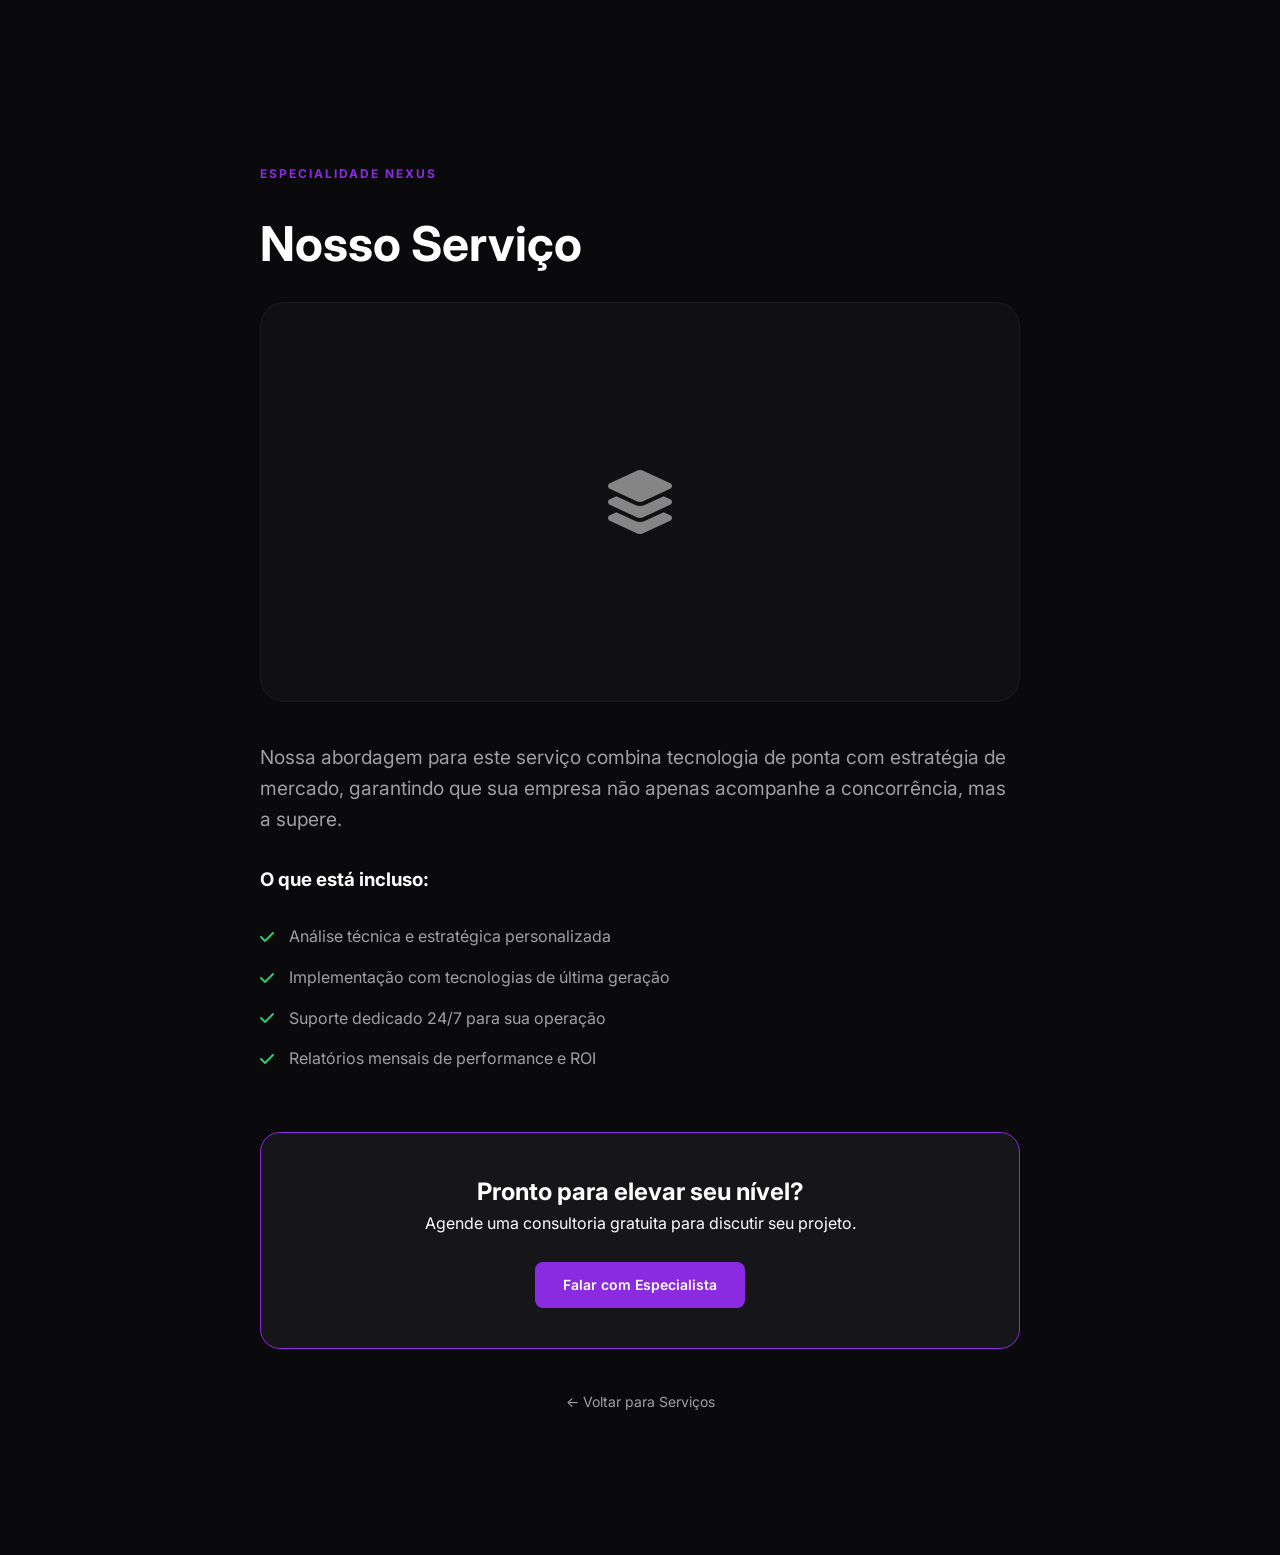
<file: vs.code/SITEVENDA/pages/servico-detalhes.html>
<!DOCTYPE html>
<html lang="pt-br">
<head>
    <meta charset="UTF-8">
    <meta name="viewport" content="width=device-width, initial-scale=1.0">
    <title>Detalhes do Serviço | Nexus Premium</title>
    <link href="https://fonts.googleapis.com/css2?family=Inter:wght@300;400;600;700&display=swap" rel="stylesheet">
    <link rel="stylesheet" href="https://cdnjs.cloudflare.com/ajax/libs/font-awesome/6.4.0/css/all.min.css">
    <link rel="stylesheet" href="style.css">
    <style>
        .service-detail-page { padding-top: 120px; min-height: 100vh; }
        .content-block { max-width: 800px; margin: 0 auto; padding: 40px 20px; }
        .service-badge { color: var(--primary); font-weight: 700; letter-spacing: 2px; text-transform: uppercase; font-size: 12px; }
        .service-detail-page h1 { font-size: 3rem; margin: 20px 0; }
        .main-image { 
            width: 100%; height: 400px; background: var(--card-bg); 
            border-radius: 24px; margin-bottom: 40px; border: 1px solid var(--border);
            display: flex; align-items: center; justify-content: center; font-size: 4rem; opacity: 0.5;
        }
        .feature-list { list-style: none; margin: 30px 0; }
        .feature-list li { margin-bottom: 15px; display: flex; align-items: center; gap: 15px; color: var(--text-dim); }
        .feature-list i { color: #2ecc71; }
        .cta-box { 
            background: var(--card-bg); padding: 40px; border-radius: 20px; 
            border: 1px solid var(--primary); text-align: center; margin-top: 60px;
        }
    </style>
</head>
<body>

    <section class="service-detail-page">
        <div class="content-block reveal active">
            <span class="service-badge">Especialidade Nexus</span>
            <h1 id="service-title">Nome do Serviço</h1>
            
            <div class="main-image">
                <i class="fa-solid fa-layer-group"></i>
            </div>

            <p style="font-size: 1.2rem; color: var(--text-dim); margin-bottom: 30px;">
                Nossa abordagem para este serviço combina tecnologia de ponta com estratégia de mercado, garantindo que sua empresa não apenas acompanhe a concorrência, mas a supere.
            </p>

            <h3>O que está incluso:</h3>
            <ul class="feature-list">
                <li><i class="fa-solid fa-check"></i> Análise técnica e estratégica personalizada</li>
                <li><i class="fa-solid fa-check"></i> Implementação com tecnologias de última geração</li>
                <li><i class="fa-solid fa-check"></i> Suporte dedicado 24/7 para sua operação</li>
                <li><i class="fa-solid fa-check"></i> Relatórios mensais de performance e ROI</li>
            </ul>

            <div class="cta-box">
                <h2>Pronto para elevar seu nível?</h2>
                <p style="margin-bottom: 25px;">Agende uma consultoria gratuita para discutir seu projeto.</p>
                <a href="contato.html" id="cta-service" class="btn btn-primary">Falar com Especialista</a>
            </div>

            <div style="text-align: center; margin-top: 40px;">
                <a href="index.html" style="color: var(--text-dim); text-decoration: none; font-size: 14px;">← Voltar para Serviços</a>
            </div>
        </div>
    </section>
    <script>
        // Pega o nome do serviço da URL
        const params = new URLSearchParams(window.location.search);
        const servicoNome = params.get('servico') || 'Nosso Serviço';
        document.getElementById('service-title').innerText = servicoNome;
        
        // Dinamiza o CTA (opcional: levar para o checkout ou contato)
        document.getElementById('cta-service').href = `checkout.html?plano=Consultoria-${encodeURIComponent(servicoNome)}`;
    </script>
</body>
</html>
</file>
<file: vs.code/sitea-basic/style.css>
:root {
    --bg: #f4efe7;
    --surface: rgba(255, 255, 255, 0.62);
    --surface-strong: #fdf9f3;
    --text: #1d1a17;
    --muted: #62574b;
    --accent: #b3874c;
    --accent-deep: #8f6634;
    --line: rgba(29, 26, 23, 0.1);
    --shadow: 0 24px 60px rgba(45, 33, 20, 0.12);
}

* {
    box-sizing: border-box;
    margin: 0;
    padding: 0;
}

html {
    scroll-behavior: smooth;
}

body {
    min-height: 100vh;
    font-family: "Manrope", sans-serif;
    color: var(--text);
    background:
        radial-gradient(circle at top left, rgba(179, 135, 76, 0.16), transparent 30%),
        radial-gradient(circle at bottom right, rgba(82, 102, 82, 0.12), transparent 28%),
        linear-gradient(135deg, #f7f3ec 0%, #efe5d5 100%);
}

a {
    color: inherit;
    text-decoration: none;
}

.page-shell {
    width: min(1180px, calc(100% - 32px));
    margin: 24px auto;
    padding: 24px;
    border: 1px solid rgba(255, 255, 255, 0.5);
    border-radius: 28px;
    background: rgba(255, 250, 243, 0.72);
    backdrop-filter: blur(18px);
    box-shadow: var(--shadow);
}

.topbar {
    display: flex;
    align-items: center;
    justify-content: space-between;
    gap: 20px;
    padding-bottom: 24px;
}

.brand,
h1,
h2,
h3 {
    font-family: "Cormorant Garamond", serif;
}

.brand {
    font-size: 2rem;
    font-weight: 700;
    letter-spacing: 0.03em;
}

.menu {
    display: flex;
    gap: 24px;
    color: var(--muted);
    font-size: 0.98rem;
}

.menu a {
    position: relative;
}

.menu a::after {
    content: "";
    position: absolute;
    left: 0;
    bottom: -4px;
    width: 100%;
    height: 1px;
    background: var(--accent);
    transform: scaleX(0);
    transform-origin: left;
    transition: transform 0.25s ease;
}

.menu a:hover::after {
    transform: scaleX(1);
}

.hero {
    display: grid;
    grid-template-columns: 1.4fr 0.9fr;
    gap: 28px;
    align-items: stretch;
    padding: 36px 0 24px;
}

.hero-copy,
.hero-card,
.service-card,
.stats article,
.contact-banner {
    border: 1px solid var(--line);
    border-radius: 24px;
    background: var(--surface);
    backdrop-filter: blur(12px);
}

.hero-copy {
    padding: 48px;
}

.eyebrow {
    margin-bottom: 14px;
    color: var(--accent-deep);
    text-transform: uppercase;
    letter-spacing: 0.16em;
    font-size: 0.76rem;
    font-weight: 700;
}

.hero-copy h1 {
    max-width: 10ch;
    font-size: clamp(3.2rem, 7vw, 5.8rem);
    line-height: 0.92;
    font-weight: 700;
}

.lead {
    max-width: 58ch;
    margin-top: 22px;
    color: var(--muted);
    font-size: 1.05rem;
    line-height: 1.8;
}

.hero-actions {
    display: flex;
    flex-wrap: wrap;
    gap: 14px;
    margin-top: 32px;
}

.button {
    display: inline-flex;
    align-items: center;
    justify-content: center;
    min-height: 48px;
    padding: 0 22px;
    border-radius: 999px;
    font-weight: 700;
    transition: transform 0.25s ease, box-shadow 0.25s ease, background 0.25s ease;
}

.button:hover {
    transform: translateY(-2px);
}

.button-primary {
    color: #fffaf3;
    background: linear-gradient(135deg, var(--accent) 0%, var(--accent-deep) 100%);
    box-shadow: 0 12px 24px rgba(143, 102, 52, 0.22);
}

.button-secondary {
    border: 1px solid var(--line);
    background: rgba(255, 255, 255, 0.35);
}

.hero-card {
    display: flex;
    flex-direction: column;
    justify-content: flex-end;
    min-height: 100%;
    padding: 36px;
    color: #f8f4ee;
    background:
        linear-gradient(180deg, rgba(16, 20, 23, 0.04), rgba(16, 20, 23, 0.82)),
        url("https://images.unsplash.com/photo-1511818966892-d7d671e672a2?auto=format&fit=crop&w=1200&q=80") center/cover;
}

.card-label {
    display: inline-flex;
    width: fit-content;
    margin-bottom: 18px;
    padding: 8px 14px;
    border: 1px solid rgba(255, 255, 255, 0.28);
    border-radius: 999px;
    background: rgba(255, 255, 255, 0.08);
    font-size: 0.75rem;
    letter-spacing: 0.14em;
    text-transform: uppercase;
}

.hero-card h2 {
    max-width: 12ch;
    font-size: clamp(2rem, 4vw, 3.1rem);
    line-height: 0.95;
}

.hero-card p {
    margin-top: 18px;
    max-width: 30ch;
    color: rgba(248, 244, 238, 0.82);
    line-height: 1.7;
}

.stats {
    display: grid;
    grid-template-columns: repeat(3, 1fr);
    gap: 18px;
    margin-top: 18px;
}

.stats article {
    padding: 26px;
}

.stats strong {
    display: block;
    font-size: 2.2rem;
    font-weight: 700;
    font-family: "Cormorant Garamond", serif;
}

.stats span {
    color: var(--muted);
    line-height: 1.7;
}

.about {
    margin-top: 24px;
    padding: 36px 0 8px;
}

.section-heading h2 {
    max-width: 12ch;
    font-size: clamp(2.2rem, 4vw, 3.5rem);
    line-height: 0.98;
}

.about p:last-child {
    max-width: 66ch;
    margin-top: 18px;
    color: var(--muted);
    line-height: 1.9;
}

.services {
    display: grid;
    grid-template-columns: repeat(3, 1fr);
    gap: 18px;
    margin-top: 20px;
}

.service-card {
    padding: 28px;
}

.service-card span {
    color: var(--accent-deep);
    font-size: 0.88rem;
    font-weight: 700;
    letter-spacing: 0.12em;
}

.service-card h3 {
    margin-top: 14px;
    font-size: 2rem;
}

.service-card p {
    margin-top: 12px;
    color: var(--muted);
    line-height: 1.8;
}

.contact-banner {
    display: flex;
    align-items: center;
    justify-content: space-between;
    gap: 24px;
    margin-top: 26px;
    padding: 32px;
    background: linear-gradient(135deg, rgba(255, 252, 246, 0.72), rgba(245, 233, 215, 0.9));
}

.contact-banner h2 {
    max-width: 14ch;
    font-size: clamp(2rem, 4vw, 3.2rem);
    line-height: 1;
}

@media (max-width: 920px) {
    .hero,
    .services,
    .stats,
    .contact-banner {
        grid-template-columns: 1fr;
    }

    .topbar,
    .contact-banner {
        flex-direction: column;
        align-items: flex-start;
    }

    .hero-copy,
    .hero-card {
        padding: 32px;
    }
}

@media (max-width: 640px) {
    .page-shell {
        width: min(100% - 18px, 1180px);
        padding: 18px;
        margin: 10px auto;
        border-radius: 22px;
    }

    .menu {
        flex-wrap: wrap;
        gap: 14px;
    }

    .hero {
        padding-top: 18px;
    }

    .hero-copy h1,
    .hero-card h2,
    .section-heading h2,
    .contact-banner h2 {
        max-width: none;
    }

    .hero-copy,
    .hero-card,
    .service-card,
    .stats article,
    .contact-banner {
        border-radius: 20px;
    }
}
</file>
<file: vs.code/SITEVENDA/pages/style.css>
:root {
    --primary: #8a2be2; /* Roxo Premium */
    --primary-hover: #7321c1;
    --dark-bg: #0a0a0c;
    --card-bg: #16161a;
    --text-main: #ffffff;
    --text-dim: #a0a0a0;
    --glass: rgba(255, 255, 255, 0.03);
    --border: rgba(255, 255, 255, 0.08);
    --transition: all 0.3s cubic-bezier(0.4, 0, 0.2, 1);
}

* {
    margin: 0;
    padding: 0;
    box-sizing: border-box;
}

html {
    scroll-behavior: smooth;
}

body {
    background-color: var(--dark-bg);
    color: var(--text-main);
    font-family: 'Inter', sans-serif;
    line-height: 1.6;
    overflow-x: hidden;
}

.container {
    max-width: 1200px;
    margin: 0 auto;
    padding: 0 5%;
}

/* --- Reutilizáveis --- */
.text-gradient {
    background: linear-gradient(90deg, #8a2be2, #00d4ff);
    -webkit-background-clip: text;
    -webkit-text-fill-color: transparent;
}

.btn {
    padding: 12px 28px;
    border-radius: 8px;
    text-decoration: none;
    font-weight: 600;
    display: inline-block;
    cursor: pointer;
    transition: var(--transition);
    border: none;
    font-size: 14px;
}

.btn-primary {
    background-color: var(--primary);
    color: white;
}

.btn-primary:hover {
    background-color: var(--primary-hover);
    transform: translateY(-2px);
    box-shadow: 0 10px 20px rgba(138, 43, 226, 0.3);
}

.btn-secondary {
    background: var(--glass);
    color: white;
    border: 1px solid var(--border);
    margin-left: 15px;
}

.btn-outline {
    background: transparent;
    border: 1px solid var(--primary);
    color: var(--primary);
}

.btn-outline:hover {
    background: var(--primary);
    color: white;
}

.full-width { width: 100%; text-align: center; }
/* --- Navbar --- */
header {
    position: fixed;
    width: 100%;
    top: 0;
    z-index: 1000;
    padding: 20px 0;
    transition: var(--transition);
}

header.scrolled {
    background: rgba(10, 10, 12, 0.8);
    backdrop-filter: blur(15px);
    padding: 12px 0;
    border-bottom: 1px solid var(--border);
}

nav {
    display: flex;
    justify-content: space-between;
    align-items: center;
}

.logo {
    font-size: 24px;
    font-weight: 700;
    letter-spacing: -1px;
}

.logo span { color: var(--primary); }

.nav-links {
    display: flex;
    list-style: none;
    gap: 30px;
}

.nav-links a {
    color: var(--text-dim);
    text-decoration: none;
    font-size: 14px;
    transition: var(--transition);
}

.nav-links a:hover { color: var(--text-main); }

/* --- Hero --- */
.hero {
    height: 100vh;
    display: flex;
    align-items: center;
    position: relative;
    padding-top: 80px;
}

.hero-content {
    text-align: center;
    max-width: 800px;
    z-index: 2;
}
.badge {
    background: var(--glass);
    padding: 6px 16px;
    border-radius: 20px;
    border: 1px solid var(--border);
    font-size: 12px;
    color: var(--primary);
    margin-bottom: 20px;
    display: inline-block;
}

.hero h1 {
    font-size: clamp(2.5rem, 6vw, 4.5rem);
    line-height: 1.1;
    margin-bottom: 25px;
}

.hero p {
    font-size: 1.1rem;
    color: var(--text-dim);
    margin-bottom: 40px;
}

.hero-bg-effect {
    position: absolute;
    top: 50%;
    left: 50%;
    transform: translate(-50%, -50%);
    width: 600px;
    height: 600px;
    background: radial-gradient(circle, rgba(138, 43, 226, 0.15) 0%, transparent 70%);
    z-index: 1;
    filter: blur(50px);
}

/* --- Sections --- */
section {
    padding: 100px 0;
}

.section-title {
    text-align: center;
    margin-bottom: 60px;
}

.section-title h2 { font-size: 2.5rem; margin-bottom: 15px; }

.grid-3 {
    display: grid;
    grid-template-columns: repeat(auto-fit, minmax(300px, 1fr));
    gap: 30px;
}

/* --- Cards --- */
.card {
    background: var(--card-bg);
    padding: 40px;
    border-radius: 16px;
    border: 1px solid var(--border);
    transition: var(--transition);
}

.card:hover {
    transform: translateY(-10px);
    border-color: var(--primary);
}

.icon-gradient {
    font-size: 30px;
    margin-bottom: 20px;
    color: var(--primary);
}

/* --- Produtos --- */
.product-card {
    background: var(--card-bg);
    border-radius: 16px;
    overflow: hidden;
    border: 1px solid var(--border);
    transition: var(--transition);
}
.product-img {
    height: 200px;
    background: #1e1e24;
    display: flex;
    align-items: center;
    justify-content: center;
}

.img-placeholder { font-weight: 700; opacity: 0.3; font-size: 2rem; }

.product-info { padding: 25px; }

.price {
    display: block;
    font-size: 1.5rem;
    font-weight: 700;
    margin: 15px 0;
}

.product-card.featured { border: 2px solid var(--primary); transform: scale(1.05); }

/* --- Formulário --- */
.contact-wrapper {
    display: grid;
    grid-template-columns: 1fr 1fr;
    gap: 50px;
    align-items: center;
}

.contact-form {
    display: flex;
    flex-direction: column;
    gap: 15px;
    background: var(--card-bg);
    padding: 40px;
    border-radius: 16px;
}

input, textarea {
    background: rgba(255, 255, 255, 0.05);
    border: 1px solid var(--border);
    padding: 15px;
    border-radius: 8px;
    color: white;
    outline: none;
}

input:focus, textarea:focus { border-color: var(--primary); }

/* --- Footer --- */
footer {
    padding: 80px 0 30px;
    border-top: 1px solid var(--border);
}

.footer-grid {
    display: grid;
    grid-template-columns: 2fr 1fr 1fr;
    gap: 50px;
    margin-bottom: 50px;
}

.social-icons {
    display: flex;
    gap: 15px;
    margin-top: 15px;
}

.social-icons a { color: var(--text-dim); font-size: 1.2rem; }

.footer-bottom {
    text-align: center;
    padding-top: 30px;
    border-top: 1px solid var(--border);
    color: var(--text-dim);
    font-size: 12px;
}

/* --- Mobile --- */
.mobile-menu-icon {
    display: none;
    background: none;
    border: none;
    cursor: pointer;
}

.bar {
    width: 25px;
    height: 3px;
    background: white;
    margin: 5px 0;
    transition: 0.4s;
}
@media (max-width: 768px) {
    .nav-links, .nav-cta { display: none; }
    .mobile-menu-icon { display: block; }
    .contact-wrapper { grid-template-columns: 1fr; }
    .hero h1 { font-size: 2.8rem; }
}

@media (max-width: 768px) {
    .nav-links {
        position: absolute;
        top: 70px;
        right: 0;
        background: #111;
        width: 100%;
        flex-direction: column;
        align-items: center;
        display: none;
    }
    .nav-links.active {
        display: flex;
    }
}

/* --- Animations --- */
.reveal { opacity: 0; transform: translateY(30px); transition: all 0.8s ease-out; }
.reveal.active { opacity: 1; transform: translateY(0); }
section[id] {
    scroll-margin-top: 100px;
}
</file>
<file: vs.code/SITE.SITES/SITE.SITES/style.css>
:root {
    --primary: #333333;
    --text-color:rgb(218, 218, 218);
    --text-main: #a936f7;
    --nav-bar: #ff9900;
    --border: rgb(61, 61, 61);
    --transition: #7a7a7a;
    --body: #1f1f1f;
    --logo: #db2222;
    --card-bg: #1a1a1a;
    --text-dim: #9c9a9a;
    --link-color: #8d0505;
    --dark-bg: #111111;
    

}
* {
    margin: 0;
    padding: 0;
    box-sizing: border-box;
}

html {
    scroll-behavior: smooth;
}

body {
    background-color: var(--body);
    font-family: 'Inter', sans-serif;
    line-height: 1.6;
    overflow-x: hidden;
}
/* --- Reutilizáveis --- */
.text-gradient {
    background: linear-gradient(90deg, #db2222, #920a9e);
    -webkit-background-clip: text;
    -webkit-text-fill-color: transparent;
}

/* --- Navbar --- */
header {
    position: fixed;
    width: 100%;
    top: 0;
    z-index: 1000;
    padding: 20px 0;
    transition: var(--transition);
}

header.scrolled {
    background: var(--nav-bar);
    backdrop-filter: blur(15px);
    padding: 12px 0;
    border-bottom: 1px solid var(--border);
}
nav {
    display: flex;
    justify-content: space-between;
    align-items: center;
}
.container {
    max-width: 1200px;
    margin: 0 auto;
    padding: 0 5%;
}

.nav-links  {
display: flex;
list-style: none;
gap: 30px;
}

.nav-links a {
color: var(--text-color);
text-decoration: none;
font-size: 14px;
}
.nav-links a:hover { color: var(--text-main); }

.container-hero * {
    color: var(--text-color);
    text-align:center;
    z-index: 2;

 }

 .hero h1 {
    font-size: clamp(2.5rem, 6vw, 4.5rem);
    line-height: 1.1;
    margin-bottom: 25px;
}
.hero p {
    font-size: 1.1rem;
    margin-bottom: 40px;
}

.hero-bg-effect {
    position: absolute;
    top: 50%;
    left: 50%;
    transform: translate(-50%, -50%);
    width: 600px;
    height: 600px;
    background: radial-gradient(circle, rgba(138, 43, 226, 0.15) 0%, transparent 70%);
    z-index: 1;
    filter: blur(50px);
}

section {
    padding: 150px 0;
}

.logo {
    font-size: 24px;
    font-weight: 700;
    letter-spacing: -1px;
    color: var(--logo) ;
    text-decoration: none;
    
}
.logo span {color: #a936f7;}
.produtos * {
    color: var(--text-color);
}
.product-img-AURA {
    height: 200px;
    background: #f4efe7;
    display: flex;
    align-items: center;
    justify-content: center;
    width: 330px;
}
.img-placeholder-NEXUS { font-weight: 700; opacity: 1; font-size: 2rem; color:#ffffff ;  }
.product-img-NEXUS {
    height: 200px;
    background: #0a0a0c;
    display: flex;
    align-items: center;
    justify-content: center;
    width: 330px;
}
.img-placeholder-NEXUS span { color:#7321c1 ;}
.img-placeholder-Atelier { font-weight: 700; opacity: 1; font-size: 2rem; color:#2C2C2C ;  }
.product-img-Atelier {
    height: 200px;
    background: #F5F1ED;
    display: flex;
    align-items: center;
    justify-content: center;
    width: 330px;
}
.img-placeholder-AURA { font-weight: 700; opacity: 1; font-size: 2rem; color:#2C2C2C ;  }

.price {
    display: block;
    font-size: 1.5rem;
    font-weight: 700;
    margin: 15px 0;
    color: #fff;
}

.produtos { padding: 25px; }

.grid-3 {
    display: grid;
    grid-template-columns: repeat(auto-fit, minmax(300px, 1fr));
    gap: 30px;
}
.product-card {
    background: var(--card-bg);
    border-radius: 16px;
    overflow: hidden;
    border: 1px solid var(--border);
    transition: var(--transition);
}

.btn {
    padding: 12px 28px;
    border-radius: 8px;
    text-decoration: none;
    font-weight: 600;
    display: inline-block;
    cursor: pointer;
    border: none;
    font-size: 14px;
    color: #fff;
    background-color: #920a9e;
}
 .textos h2 {
    color: var(--text-color);
    font-size: 50px;
 }

 .textos p {
    color: var(--text-color);
 }
 footer {
    padding: 80px 0 30px;
    border-top: 1px solid var(--border);
}

.footer-grid {
    display: grid;
    grid-template-columns: 2fr 1fr 1fr;
    gap: 50px;
    margin-bottom: 50px;
}

.social-icons {
    display: flex;
    gap: 15px;
    margin-top: 15px;
}

.social-icons a { color: var(--text-color); font-size: 1.2rem; }

.footer-bottom {
    text-align: center;
    padding-top: 30px;
    border-top: 1px solid var(--border);
    color: var(--text-color);
    font-size: 12px;
}
.contact-wrapper {
    display: grid;
    grid-template-columns: 1fr 1fr;
    gap: 50px;
    align-items: center;
}

.contact-form {
    display: flex;
    flex-direction: column;
    gap: 15px;
    background: var(--card-bg);
    padding: 40px;
    border-radius: 16px;
}

input, textarea {
    background: rgba(255, 255, 255, 0.05);
    border: 1px solid var(--border);
    padding: 15px;
    border-radius: 8px;
    color: white;
    outline: none;
}

input:focus, textarea:focus { border-color: var(--text-dim); }

.contact-info * {
    color: var(--text-color);
}
footer {
    padding: 80px 0 30px;
    border-top: 1px solid var(--border);
}

.footer-grid {
    display: grid;
    grid-template-columns: 2fr 1fr 1fr;
    gap: 50px;
    margin-bottom: 50px;
}

.social-icons {
    display: flex;
    gap: 15px;
    margin-top: 15px;
}

.social-icons a { color: var(--text-dim); font-size: 1.2rem; }

.footer-bottom {
    text-align: center;
    padding-top: 30px;
    border-top: 1px solid var(--border);
    color: var(--text-dim);
    font-size: 12px;
}
/* --- Animations --- */
.reveal { opacity: 0; transform: translateY(30px); transition: all 0.8s ease-out; }
.reveal { opacity: 1; transform: translateY(0); }

section[id] {
    scroll-margin-top: 100px;
}
.footer-social * {
    color: var(--text-color);
}

.footer-links * {
    color: var(--text-color);

}
.footer-brand p {
    color: var(--text-color);
}

.links-page {
    color: var(--text-color);
}
</file>
